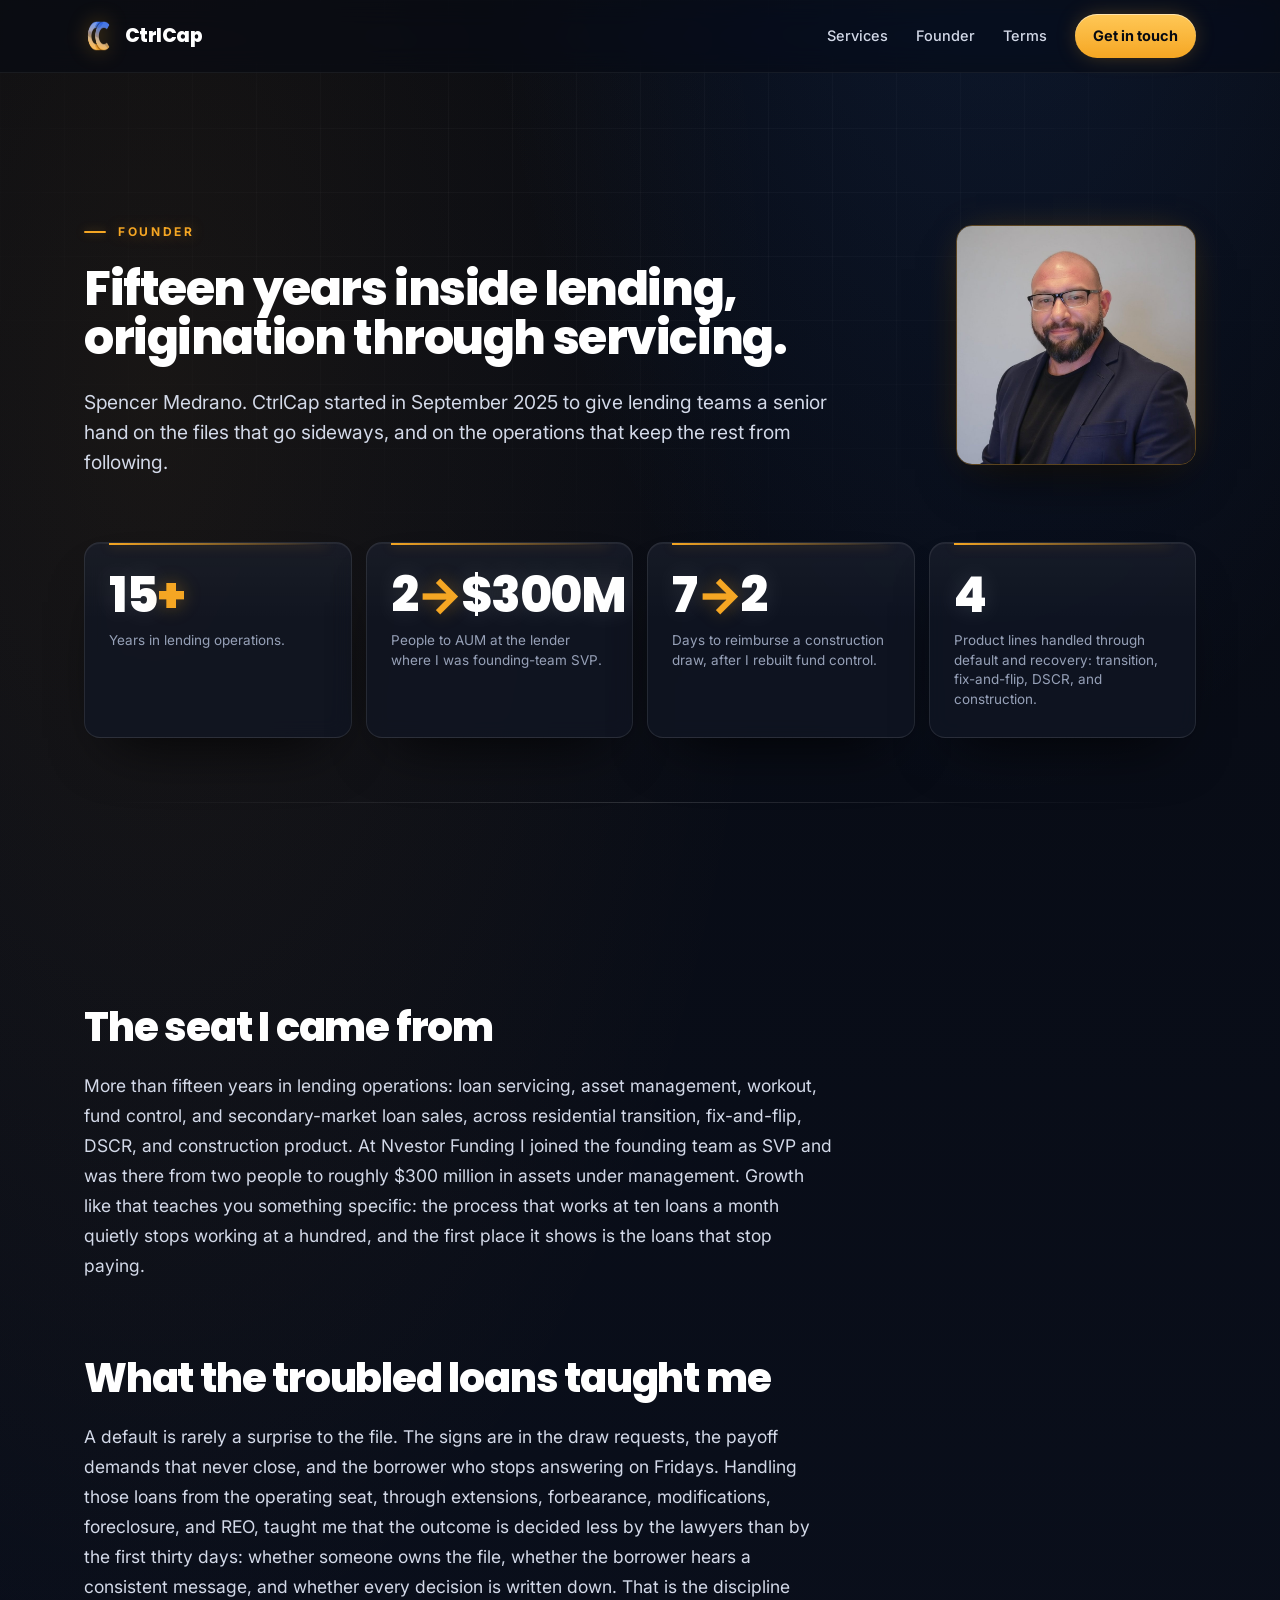
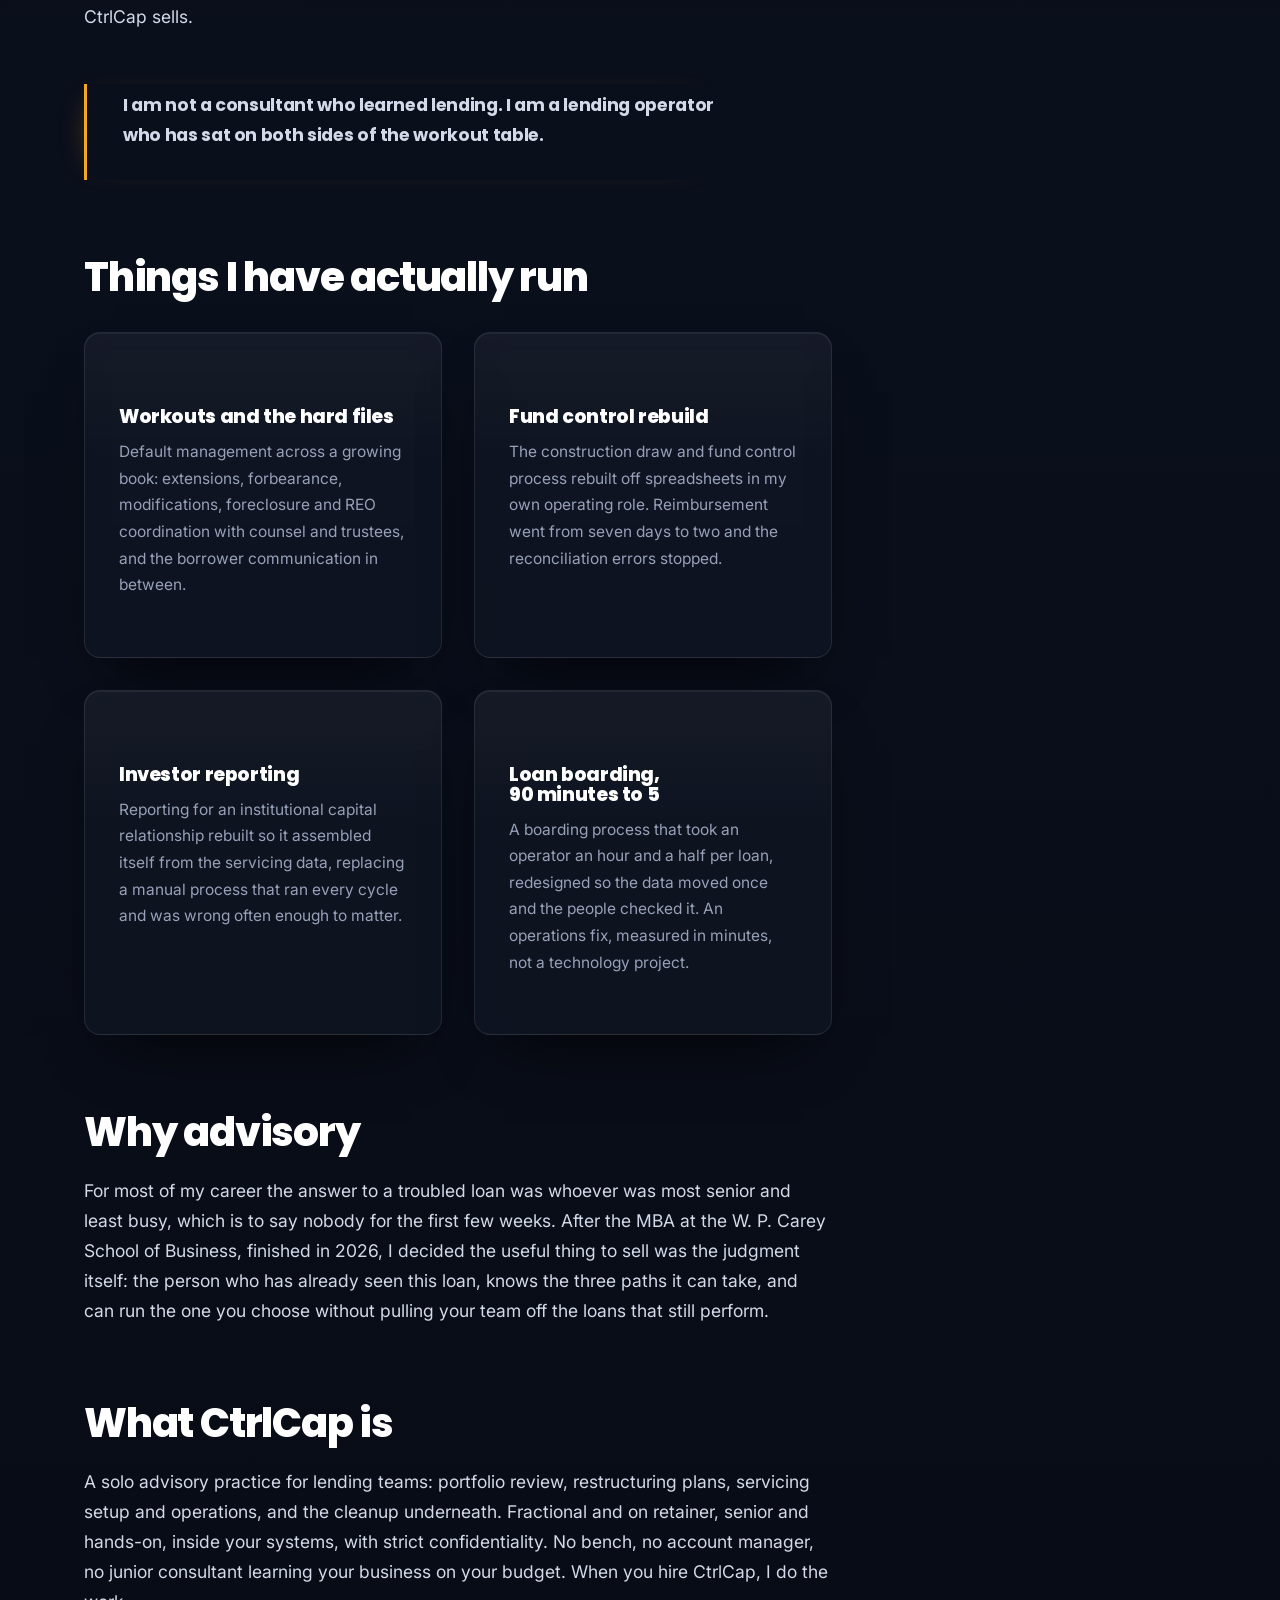
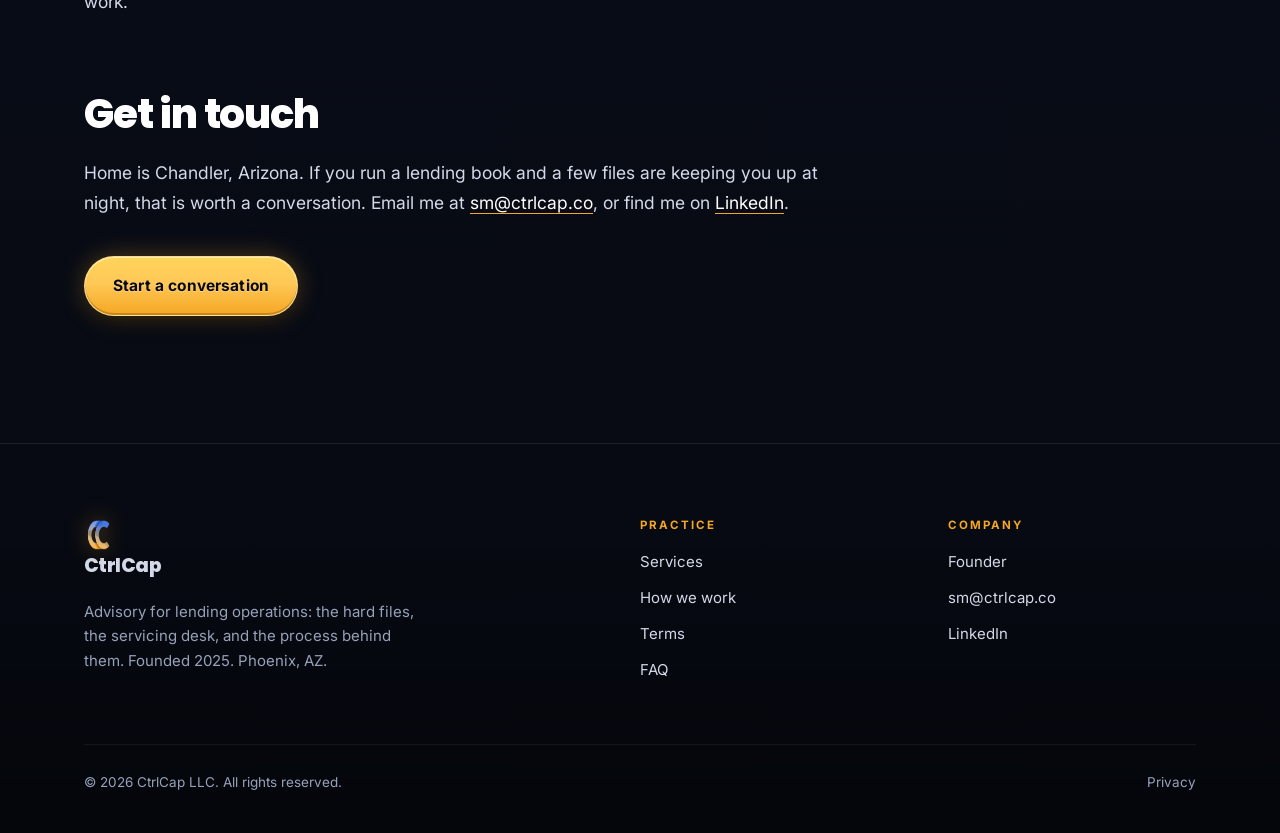
<file: founder.html>
<!doctype html>
<html lang="en">
<head>
  <meta charset="utf-8" />
  <meta name="viewport" content="width=device-width, initial-scale=1.0" />

  <title>Spencer Medrano, Founder | CtrlCap</title>
  <meta name="description" content="Spencer Medrano has spent 15 years in lending operations, origination through servicing: loan servicing, asset management, workout, fund control, and loan sales. He founded CtrlCap to advise lending teams on the hard files and the operations behind them.">
  <link rel="canonical" href="https://ctrlcap.co/founder.html">

  <link rel="icon" type="image/webp" href="/assets/cc-mark.webp">
  <link rel="icon" type="image/png" href="/assets/cc-mark-256.png">

  <meta property="og:type" content="profile" />
  <meta property="og:url" content="https://ctrlcap.co/founder.html" />
  <meta property="og:title" content="Spencer Medrano, Founder | CtrlCap" />
  <meta property="og:description" content="Founder of CtrlCap.  Fifteen years in lending operations, origination through servicing: servicing, asset management, workout, and fund control." />
  <meta property="og:image" content="https://ctrlcap.co/assets/og-founder.png" />
  <meta property="og:image:width" content="1200" />
  <meta property="og:image:height" content="630" />
  <meta name="twitter:card" content="summary_large_image" />

  <link rel="preconnect" href="https://fonts.gstatic.com" crossorigin>
  <link href="https://fonts.googleapis.com/css2?family=Inter:wght@400;500;600&family=Poppins:wght@700;800&display=swap" rel="stylesheet">
  <link rel="stylesheet" href="assets/styles.css?v=20261008" />

  <script type="application/ld+json">
  {
    "@context": "https://schema.org",
    "@type": "Person",
    "@id": "https://ctrlcap.co/founder.html#person",
    "name": "Spencer Medrano",
    "givenName": "Spencer",
    "familyName": "Medrano",
    "url": "https://ctrlcap.co/founder.html",
    "image": "https://ctrlcap.co/assets/founder.jpg",
    "email": "sm@ctrlcap.co",
    "jobTitle": "Founder",
    "description": "Founder of CtrlCap and a fifteen-year lending operator covering loan servicing, workouts, asset management, fund control, and secondary-market loan sales.",
    "worksFor": { "@type": "Organization", "name": "CtrlCap LLC", "url": "https://ctrlcap.co/" },
    "homeLocation": {
      "@type": "Place",
      "address": { "@type": "PostalAddress", "addressLocality": "Chandler", "addressRegion": "AZ", "addressCountry": "US" }
    },
    "alumniOf": {
      "@type": "CollegeOrUniversity",
      "name": "W. P. Carey School of Business, Arizona State University"
    },
    "knowsAbout": [
      "Loan workouts",
      "Default management",
      "Loan modification and forbearance",
      "Foreclosure and REO coordination",
      "Loan servicing operations",
      "Construction draw management",
      "Fund control",
      "Secondary-market loan sales",
      "DSCR lending",
      "Fix and flip lending"
    ],
    "sameAs": [
      "https://www.linkedin.com/in/spencer-medrano"
    ]
  }
  </script>
</head>
<body>
  <a class="skip-link" href="#main">Skip to content</a>

  <header class="site">
    <div class="site-bar">
      <a class="brand" href="/" aria-label="CtrlCap home">
        <img src="/assets/cc-mark.webp" alt="" width="30" height="30">
        <span>CtrlCap</span>
      </a>
      <nav class="site-nav" aria-label="Primary">
        <a href="/#what" class="nav-hide">Services</a>
        <a href="founder.html">Founder</a>
        <a href="/#pricing" class="nav-hide">Terms</a>
        <a href="/#contact" class="nav-cta">Get in touch</a>
      </nav>
    </div>
  </header>

  <main id="main">

    <section class="page-head">
      <div class="wrap">
        <div class="founder-head">
          <div>
            <span class="kicker">Founder</span>
            <h1>Fifteen years inside lending, origination through servicing.</h1>
            <p class="lede">
              Spencer Medrano.  CtrlCap started in September 2025 to give lending teams a senior hand
              on the files that go sideways, and on the operations that keep the rest from following.
            </p>
          </div>
          <div class="founder-photo">
            <img src="/assets/founder.jpg" alt="Spencer Medrano, founder of CtrlCap" width="900" height="900">
          </div>
        </div>
      </div>
    </section>

    <section class="stats" aria-label="Background at a glance">
      <div class="stats-grid">
        <div class="stat">
          <div class="stat-num">15<em>+</em></div>
          <div class="stat-label">Years in lending operations.</div>
        </div>
        <div class="stat">
          <div class="stat-num">2<em>&rarr;</em>$300M</div>
          <div class="stat-label">People to AUM at the lender where I was founding-team SVP.</div>
        </div>
        <div class="stat">
          <div class="stat-num">7<em>&rarr;</em>2</div>
          <div class="stat-label">Days to reimburse a construction draw, after I rebuilt fund control.</div>
        </div>
        <div class="stat">
          <div class="stat-num">4</div>
          <div class="stat-label">Product lines handled through default and recovery: transition, fix-and-flip, DSCR, and construction.</div>
        </div>
      </div>
    </section>

    <section>
      <div class="wrap">
        <div class="prose">

          <h2>The seat I came from</h2>
          <p>
            More than fifteen years in lending operations: loan servicing, asset management,
            workout, fund control, and secondary-market loan sales, across residential transition,
            fix-and-flip, DSCR, and construction product.  At Nvestor Funding I joined the founding team
            as SVP and was there from two people to roughly $300 million in assets under management.
            Growth like that teaches you something specific: the process that works at ten loans a month
            quietly stops working at a hundred, and the first place it shows is the loans that stop paying.
          </p>

          <h2>What the troubled loans taught me</h2>
          <p>
            A default is rarely a surprise to the file.  The signs are in the draw requests, the payoff
            demands that never close, and the borrower who stops answering on Fridays.  Handling those
            loans from the operating seat, through extensions, forbearance, modifications, foreclosure,
            and REO, taught me that the outcome is decided less by the lawyers than by the first thirty
            days: whether someone owns the file, whether the borrower hears a consistent message, and
            whether every decision is written down.  That is the discipline CtrlCap sells.
          </p>

          <div class="pull">
            <p>I am not a consultant who learned lending.  I am a lending operator who has sat on both sides of the workout table.</p>
          </div>

          <h2>Things I have actually run</h2>

          <div class="cols" style="margin: 34px 0 10px;">
            <div class="card">
              <h3>Workouts and the hard files</h3>
              <p>Default management across a growing book: extensions, forbearance, modifications, foreclosure and REO coordination with counsel and trustees, and the borrower communication in between.</p>
            </div>
            <div class="card">
              <h3>Fund control rebuild</h3>
              <p>The construction draw and fund control process rebuilt off spreadsheets in my own operating role.  Reimbursement went from seven days to two and the reconciliation errors stopped.</p>
            </div>
            <div class="card">
              <h3>Investor reporting</h3>
              <p>Reporting for an institutional capital relationship rebuilt so it assembled itself from the servicing data, replacing a manual process that ran every cycle and was wrong often enough to matter.</p>
            </div>
            <div class="card">
              <h3>Loan boarding, 90 minutes to 5</h3>
              <p>A boarding process that took an operator an hour and a half per loan, redesigned so the data moved once and the people checked it.  An operations fix, measured in minutes, not a technology project.</p>
            </div>
          </div>

          <h2>Why advisory</h2>
          <p>
            For most of my career the answer to a troubled loan was whoever was most senior and least
            busy, which is to say nobody for the first few weeks.  After the MBA at the W. P. Carey
            School of Business, finished in 2026, I decided the useful thing to sell was the judgment
            itself: the person who has already seen this loan, knows the three paths it can take, and can
            run the one you choose without pulling your team off the loans that still perform.
          </p>

          <h2>What CtrlCap is</h2>
          <p>
            A solo advisory practice for lending teams: portfolio
            review, restructuring plans, servicing setup and operations, and the
            cleanup underneath.  Fractional and on retainer, senior and hands-on, inside your
            systems, with strict confidentiality.  No bench, no account manager, no junior consultant
            learning your business on your budget.  When you hire CtrlCap, I do the work.
          </p>

          <h2>Get in touch</h2>
          <p>
            Home is Chandler, Arizona.
            If you run a lending book and a few files are keeping you up at night, that is worth
            a conversation.  Email me at <a href="mailto:sm@ctrlcap.co">sm@ctrlcap.co</a>, or find me on
            <a href="https://www.linkedin.com/in/spencer-medrano" target="_blank" rel="noopener">LinkedIn</a>.
          </p>

          <div class="btn-row" style="margin-top:38px;">
            <a class="btn btn-primary" href="/#contact">Start a conversation</a>
          </div>

        </div>
      </div>
    </section>
  </main>

  <footer class="site">
    <div class="wrap">
      <div class="foot-grid">
        <div class="foot-col foot-brand">
          <a class="brand" href="/" style="margin-bottom:18px;">
            <img src="/assets/cc-mark.webp" alt="" width="30" height="30">
            <span>CtrlCap</span>
          </a>
          <p>Advisory for lending operations: the hard files, the servicing desk, and the process behind them.  Founded 2025.  Phoenix, AZ.</p>
        </div>
        <div class="foot-col">
          <h4>Practice</h4>
          <a href="/#what">Services</a>
          <a href="/#method">How we work</a>
          <a href="/#pricing">Terms</a>
          <a href="/#faq">FAQ</a>
        </div>
        <div class="foot-col">
          <h4>Company</h4>
          <a href="founder.html">Founder</a>
          <a href="mailto:sm@ctrlcap.co">sm@ctrlcap.co</a>
          <a href="https://www.linkedin.com/in/spencer-medrano" target="_blank" rel="noopener">LinkedIn</a>
        </div>
      </div>
      <div class="foot-base">
        <span>&copy; <span id="year">2026</span> CtrlCap LLC.  All rights reserved.</span>
        <span>
          <a href="privacy.html">Privacy</a>
        </span>
      </div>
    </div>
  </footer>

  <script src="assets/main.js" defer></script>
</body>
</html>
</file>
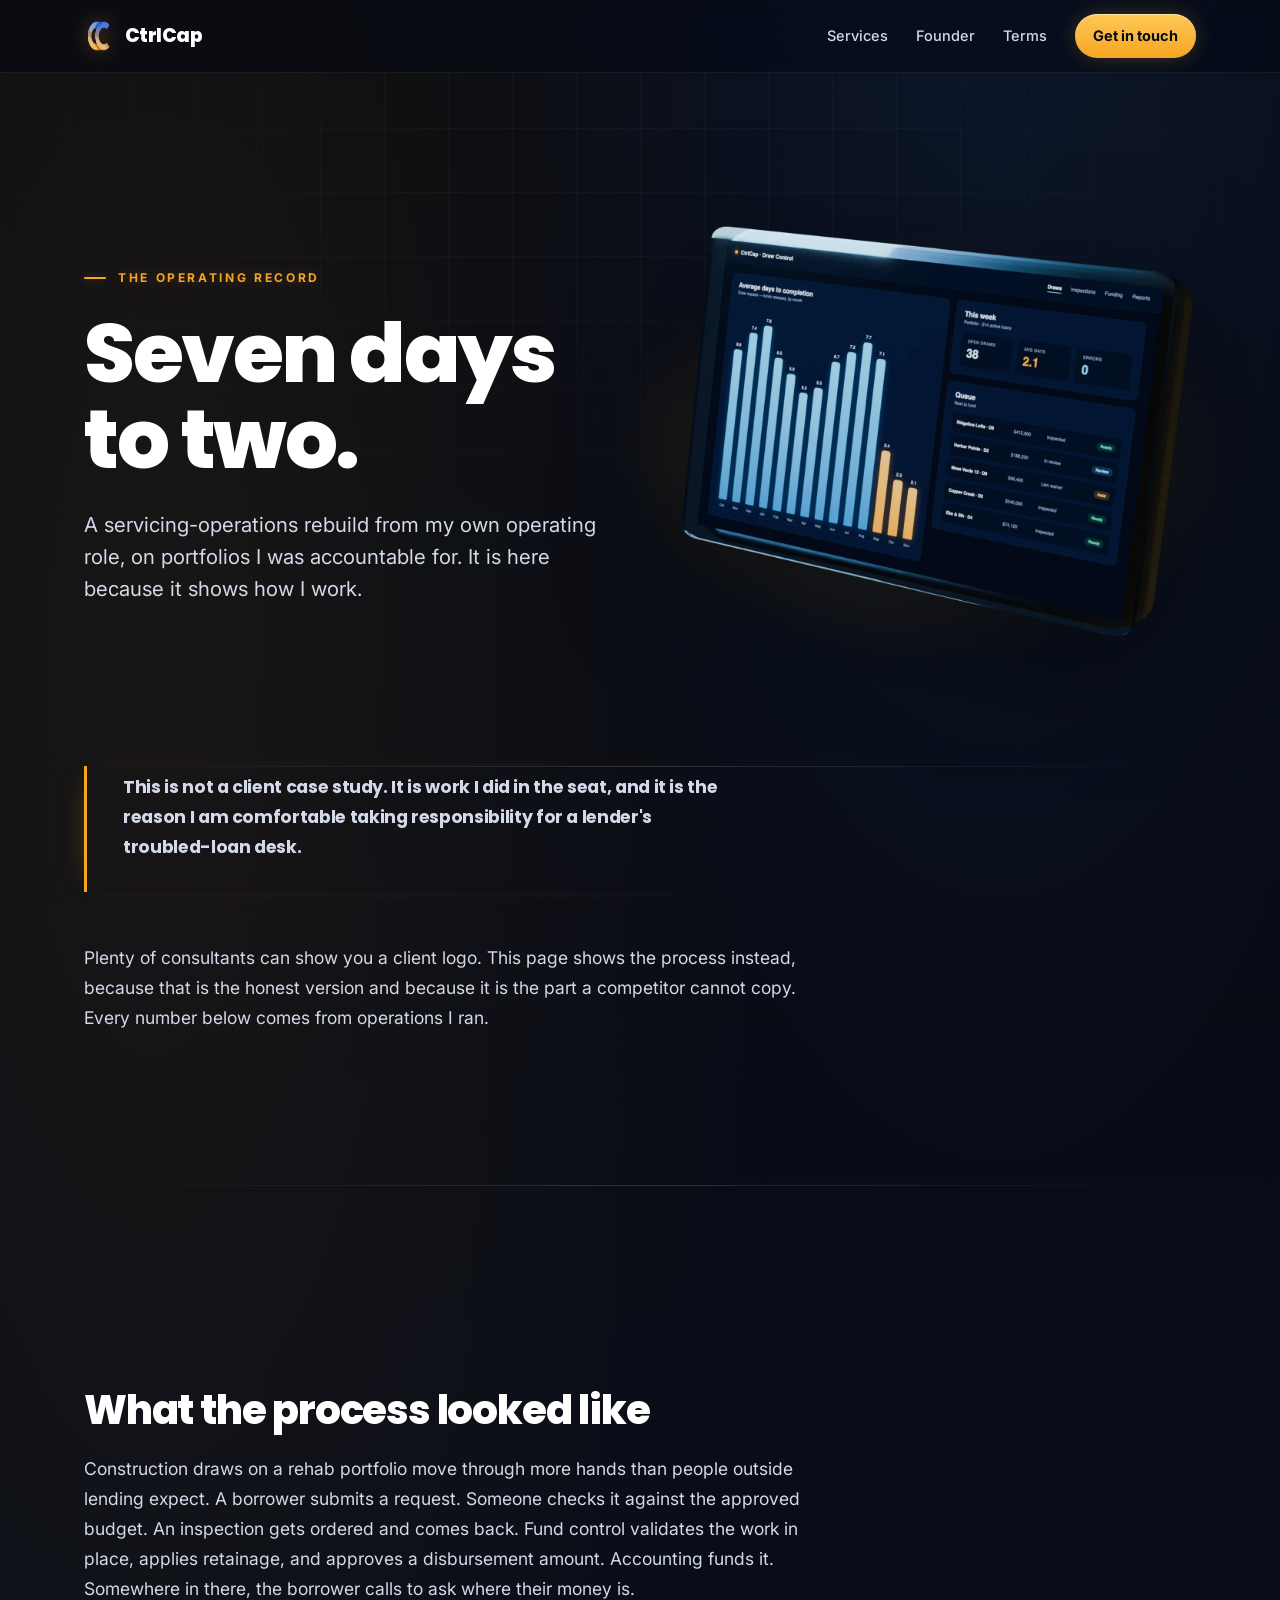
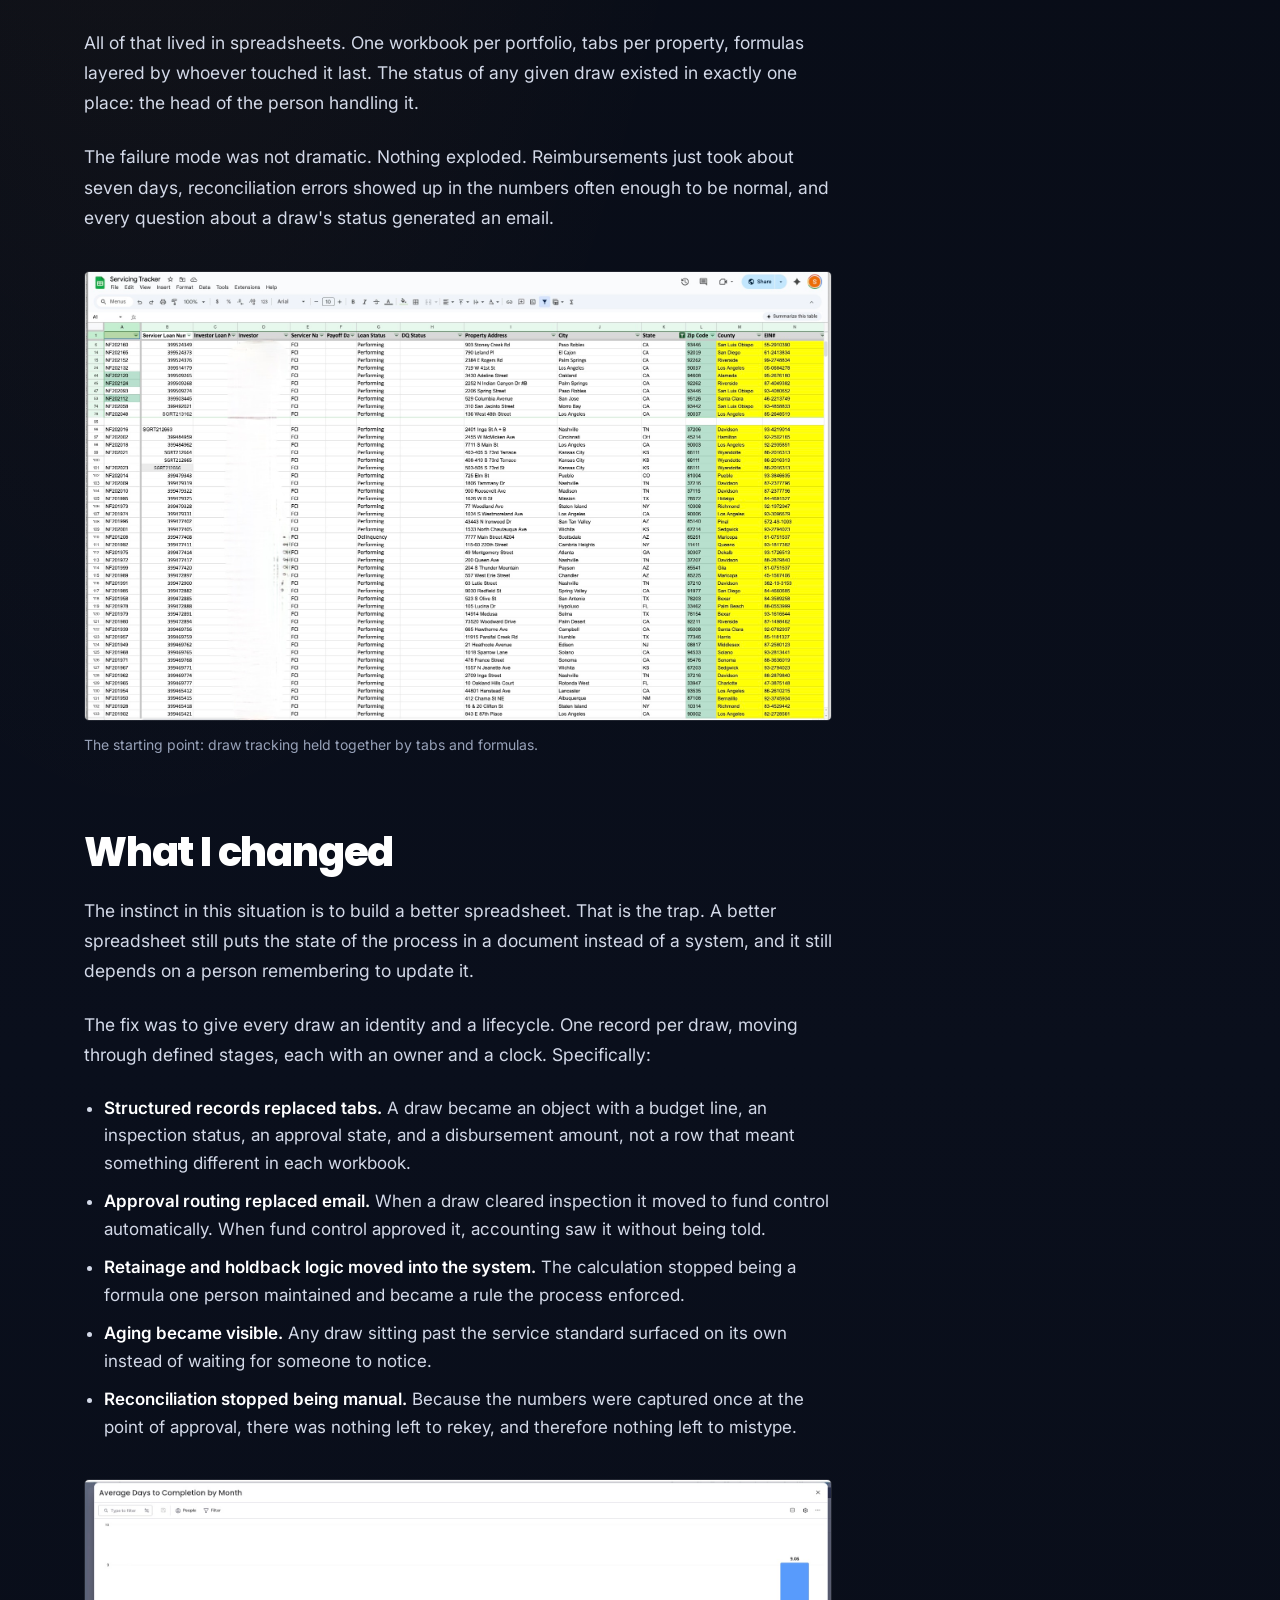
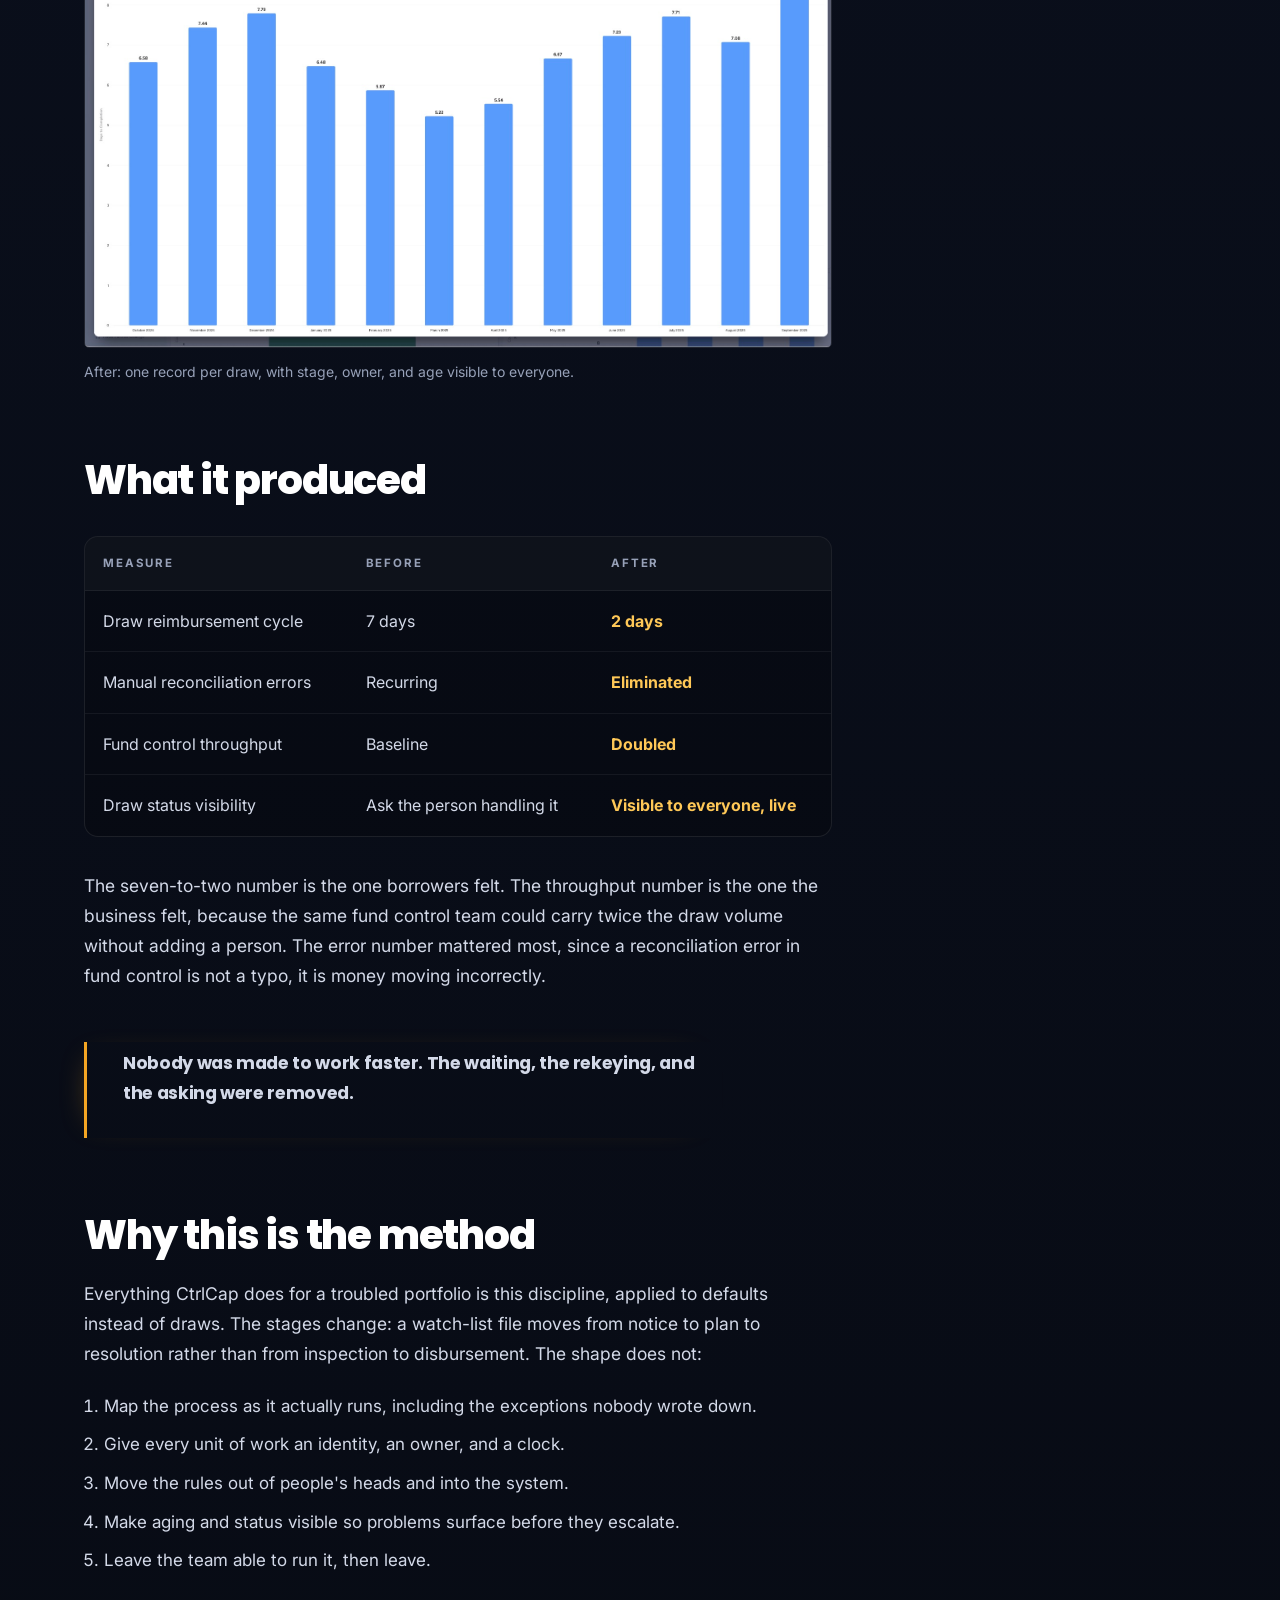
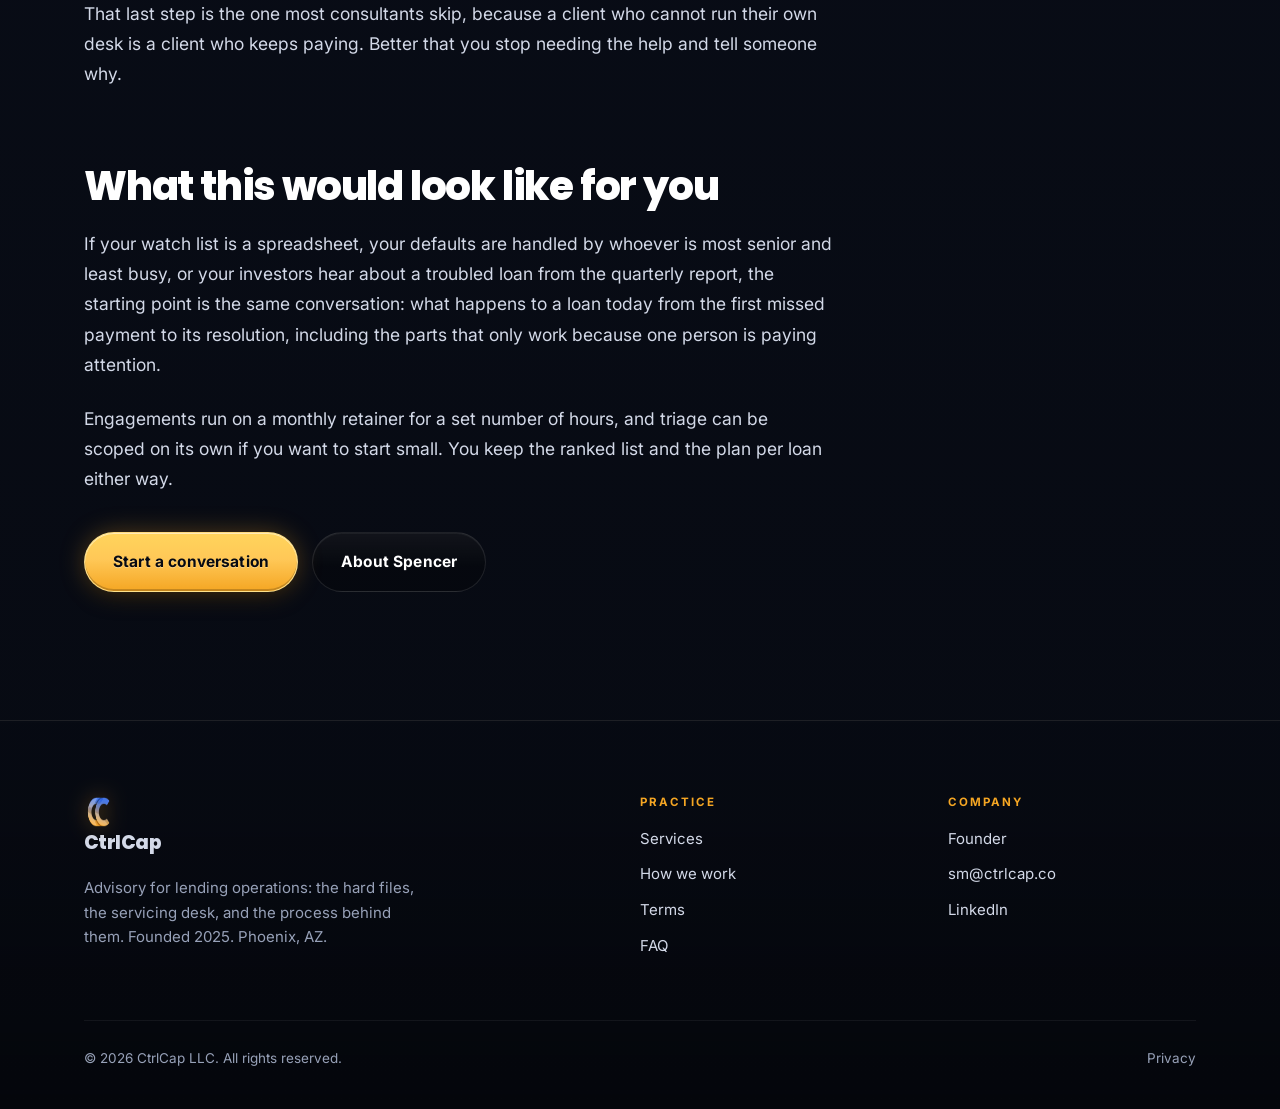
<file: method.html>
<!doctype html>
<html lang="en">
<head>
  <meta charset="utf-8" />
  <meta name="viewport" content="width=device-width, initial-scale=1.0" />

  <title>Fund Control, Rebuilt: Seven Days to Two | CtrlCap Record</title>
  <meta name="description" content="The operating record behind CtrlCap: a servicing-operations rebuild done in the founder's own role at a lender. Fund control off spreadsheets, draw reimbursement from seven days to two, reconciliation errors eliminated, throughput doubled.">
  <link rel="canonical" href="https://ctrlcap.co/method.html">

  <link rel="icon" type="image/webp" href="/assets/cc-mark.webp">
  <link rel="icon" type="image/png" href="/assets/cc-mark-256.png">

  <meta property="og:type" content="article" />
  <meta property="og:url" content="https://ctrlcap.co/method.html" />
  <meta property="og:title" content="Fund Control, Rebuilt: Seven Days to Two | CtrlCap Record" />
  <meta property="og:description" content="Seven days to two.  The servicing-operations rebuild behind CtrlCap, done in the operating seat." />
  <meta property="og:image" content="https://ctrlcap.co/assets/og-image.png" />
  <meta name="twitter:card" content="summary_large_image" />

  <link rel="preconnect" href="https://fonts.gstatic.com" crossorigin>
  <link href="https://fonts.googleapis.com/css2?family=Inter:wght@400;500;600&family=Poppins:wght@700;800&display=swap" rel="stylesheet">
  <link rel="stylesheet" href="assets/styles.css?v=20261008" />

  <script type="application/ld+json">
  {
    "@context": "https://schema.org",
    "@type": "Article",
    "headline": "Fund Control, Rebuilt: Seven Days to Two",
    "description": "The operating record behind CtrlCap: fund control and construction draws moved off spreadsheets into a structured servicing process, in the founder's own role at a lender.",
    "author": { "@type": "Person", "name": "Spencer Medrano", "@id": "https://ctrlcap.co/founder.html#person" },
    "publisher": { "@type": "Organization", "name": "CtrlCap", "@id": "https://ctrlcap.co/#org" },
    "mainEntityOfPage": "https://ctrlcap.co/method.html"
  }
  </script>
</head>
<body>
  <a class="skip-link" href="#main">Skip to content</a>

  <header class="site">
    <div class="site-bar">
      <a class="brand" href="/" aria-label="CtrlCap home">
        <img src="/assets/cc-mark.webp" alt="" width="30" height="30">
        <span>CtrlCap</span>
      </a>
      <nav class="site-nav" aria-label="Primary">
        <a href="/#what" class="nav-hide">Services</a>
        <a href="founder.html">Founder</a>
        <a href="/#pricing" class="nav-hide">Terms</a>
        <a href="/#contact" class="nav-cta">Get in touch</a>
      </nav>
    </div>
  </header>

  <main id="main">

    <section class="page-head page-head--device">
      <div class="wrap">
        <div class="page-head-copy">
          <span class="kicker">The operating record</span>
          <h1>Seven days to two.</h1>
          <p class="lede">
            A servicing-operations rebuild from my own operating role, on portfolios I was accountable for.
            It is here because it shows how I work.
          </p>
        </div>
        <figure class="device-shot" aria-hidden="true">
          <img src="/assets/method-device.webp" alt="" width="1400" height="1138" loading="eager" decoding="async">
        </figure>
      </div>
    </section>

    <section style="padding-top:0;">
      <div class="wrap">
        <div class="prose">
          <div class="pull">
            <p>This is not a client case study.  It is work I did in the seat, and it is the reason I am comfortable taking responsibility for a lender's troubled-loan desk.</p>
          </div>
          <p>
            Plenty of consultants can show you a client logo.  This page shows the process instead, because
            that is the honest version and because it is the part a competitor cannot copy.  Every number
            below comes from operations I ran.
          </p>
        </div>
      </div>
    </section>

    <section>
      <div class="wrap">
        <div class="prose">

          <h2>What the process looked like</h2>
          <p>
            Construction draws on a rehab portfolio move through more hands than people outside lending
            expect.  A borrower submits a request.  Someone checks it against the approved budget.  An
            inspection gets ordered and comes back.  Fund control validates the work in place, applies
            retainage, and approves a disbursement amount.  Accounting funds it.  Somewhere in there, the
            borrower calls to ask where their money is.
          </p>
          <p>
            All of that lived in spreadsheets.  One workbook per portfolio, tabs per property, formulas
            layered by whoever touched it last.  The status of any given draw existed in exactly one place:
            the head of the person handling it.
          </p>
          <p>
            The failure mode was not dramatic.  Nothing exploded.  Reimbursements just took about seven days,
            reconciliation errors showed up in the numbers often enough to be normal, and every question
            about a draw's status generated an email.
          </p>

          <figure style="margin:38px 0;">
            <img src="/assets/case-context.jpeg" alt="Spreadsheet-based construction draw tracking before the rebuild" width="1200" height="750" loading="lazy" style="border-radius:5px; border:1px solid var(--line);">
            <figcaption class="small" style="margin-top:12px;">The starting point: draw tracking held together by tabs and formulas.</figcaption>
          </figure>

          <h2>What I changed</h2>
          <p>
            The instinct in this situation is to build a better spreadsheet.  That is the trap.  A better
            spreadsheet still puts the state of the process in a document instead of a system, and it still
            depends on a person remembering to update it.
          </p>
          <p>
            The fix was to give every draw an identity and a lifecycle.  One record per draw, moving through
            defined stages, each with an owner and a clock.  Specifically:
          </p>
          <ul>
            <li><strong>Structured records replaced tabs.</strong>  A draw became an object with a budget line, an inspection status, an approval state, and a disbursement amount, not a row that meant something different in each workbook.</li>
            <li><strong>Approval routing replaced email.</strong>  When a draw cleared inspection it moved to fund control automatically.  When fund control approved it, accounting saw it without being told.</li>
            <li><strong>Retainage and holdback logic moved into the system.</strong>  The calculation stopped being a formula one person maintained and became a rule the process enforced.</li>
            <li><strong>Aging became visible.</strong>  Any draw sitting past the service standard surfaced on its own instead of waiting for someone to notice.</li>
            <li><strong>Reconciliation stopped being manual.</strong>  Because the numbers were captured once at the point of approval, there was nothing left to rekey, and therefore nothing left to mistype.</li>
          </ul>

          <figure style="margin:38px 0;">
            <img src="/assets/case-solution.jpeg" alt="Structured draw queue with approval routing after the rebuild" width="1200" height="750" loading="lazy" style="border-radius:5px; border:1px solid var(--line);">
            <figcaption class="small" style="margin-top:12px;">After: one record per draw, with stage, owner, and age visible to everyone.</figcaption>
          </figure>

          <h2>What it produced</h2>

          <table class="results">
            <thead>
              <tr>
                <th scope="col">Measure</th>
                <th scope="col">Before</th>
                <th scope="col">After</th>
              </tr>
            </thead>
            <tbody>
              <tr>
                <td>Draw reimbursement cycle</td>
                <td>7 days</td>
                <td class="after">2 days</td>
              </tr>
              <tr>
                <td>Manual reconciliation errors</td>
                <td>Recurring</td>
                <td class="after">Eliminated</td>
              </tr>
              <tr>
                <td>Fund control throughput</td>
                <td>Baseline</td>
                <td class="after">Doubled</td>
              </tr>
              <tr>
                <td>Draw status visibility</td>
                <td>Ask the person handling it</td>
                <td class="after">Visible to everyone, live</td>
              </tr>
            </tbody>
          </table>

          <p>
            The seven-to-two number is the one borrowers felt.  The throughput number is the one the
            business felt, because the same fund control team could carry twice the draw volume without
            adding a person.  The error number mattered most, since a reconciliation error in fund control
            is not a typo, it is money moving incorrectly.
          </p>

          <div class="pull">
            <p>Nobody was made to work faster.  The waiting, the rekeying, and the asking were removed.</p>
          </div>

          <h2>Why this is the method</h2>
          <p>
            Everything CtrlCap does for a troubled portfolio is this discipline, applied to defaults instead
            of draws.  The stages change: a watch-list file moves from notice to plan to resolution rather
            than from inspection to disbursement.  The shape does not:
          </p>
          <ol>
            <li>Map the process as it actually runs, including the exceptions nobody wrote down.</li>
            <li>Give every unit of work an identity, an owner, and a clock.</li>
            <li>Move the rules out of people's heads and into the system.</li>
            <li>Make aging and status visible so problems surface before they escalate.</li>
            <li>Leave the team able to run it, then leave.</li>
          </ol>
          <p>
            That last step is the one most consultants skip, because a client who cannot run their own
            desk is a client who keeps paying.  Better that you stop needing the help and tell someone why.
          </p>

          <h2>What this would look like for you</h2>
          <p>
            If your watch list is a spreadsheet, your defaults are handled by whoever is most senior and
            least busy, or your investors hear about a troubled loan from the quarterly report, the starting
            point is the same conversation: what happens to a loan today from the first missed payment to
            its resolution, including the parts that only work because one person is paying attention.
          </p>
          <p>
            Engagements run on a monthly retainer for a set number of hours, and triage can be scoped on its
            own if you want to start small.  You keep the ranked list and the plan per loan either way.
          </p>

          <div class="btn-row" style="margin-top:38px;">
            <a class="btn btn-primary" href="/#contact">Start a conversation</a>
            <a class="btn btn-ghost" href="founder.html">About Spencer</a>
          </div>

        </div>
      </div>
    </section>
  </main>

  <footer class="site">
    <div class="wrap">
      <div class="foot-grid">
        <div class="foot-col foot-brand">
          <a class="brand" href="/" style="margin-bottom:18px;">
            <img src="/assets/cc-mark.webp" alt="" width="30" height="30">
            <span>CtrlCap</span>
          </a>
          <p>Advisory for lending operations: the hard files, the servicing desk, and the process behind them.  Founded 2025.  Phoenix, AZ.</p>
        </div>
        <div class="foot-col">
          <h4>Practice</h4>
          <a href="/#what">Services</a>
          <a href="/#method">How we work</a>
          <a href="/#pricing">Terms</a>
          <a href="/#faq">FAQ</a>
        </div>
        <div class="foot-col">
          <h4>Company</h4>
          <a href="founder.html">Founder</a>
          <a href="mailto:sm@ctrlcap.co">sm@ctrlcap.co</a>
          <a href="https://www.linkedin.com/in/spencer-medrano" target="_blank" rel="noopener">LinkedIn</a>
        </div>
      </div>
      <div class="foot-base">
        <span>&copy; <span id="year">2026</span> CtrlCap LLC.  All rights reserved.</span>
        <span>
          <a href="privacy.html">Privacy</a>
        </span>
      </div>
    </div>
  </footer>

  <script src="assets/main.js" defer></script>
</body>
</html>
</file>
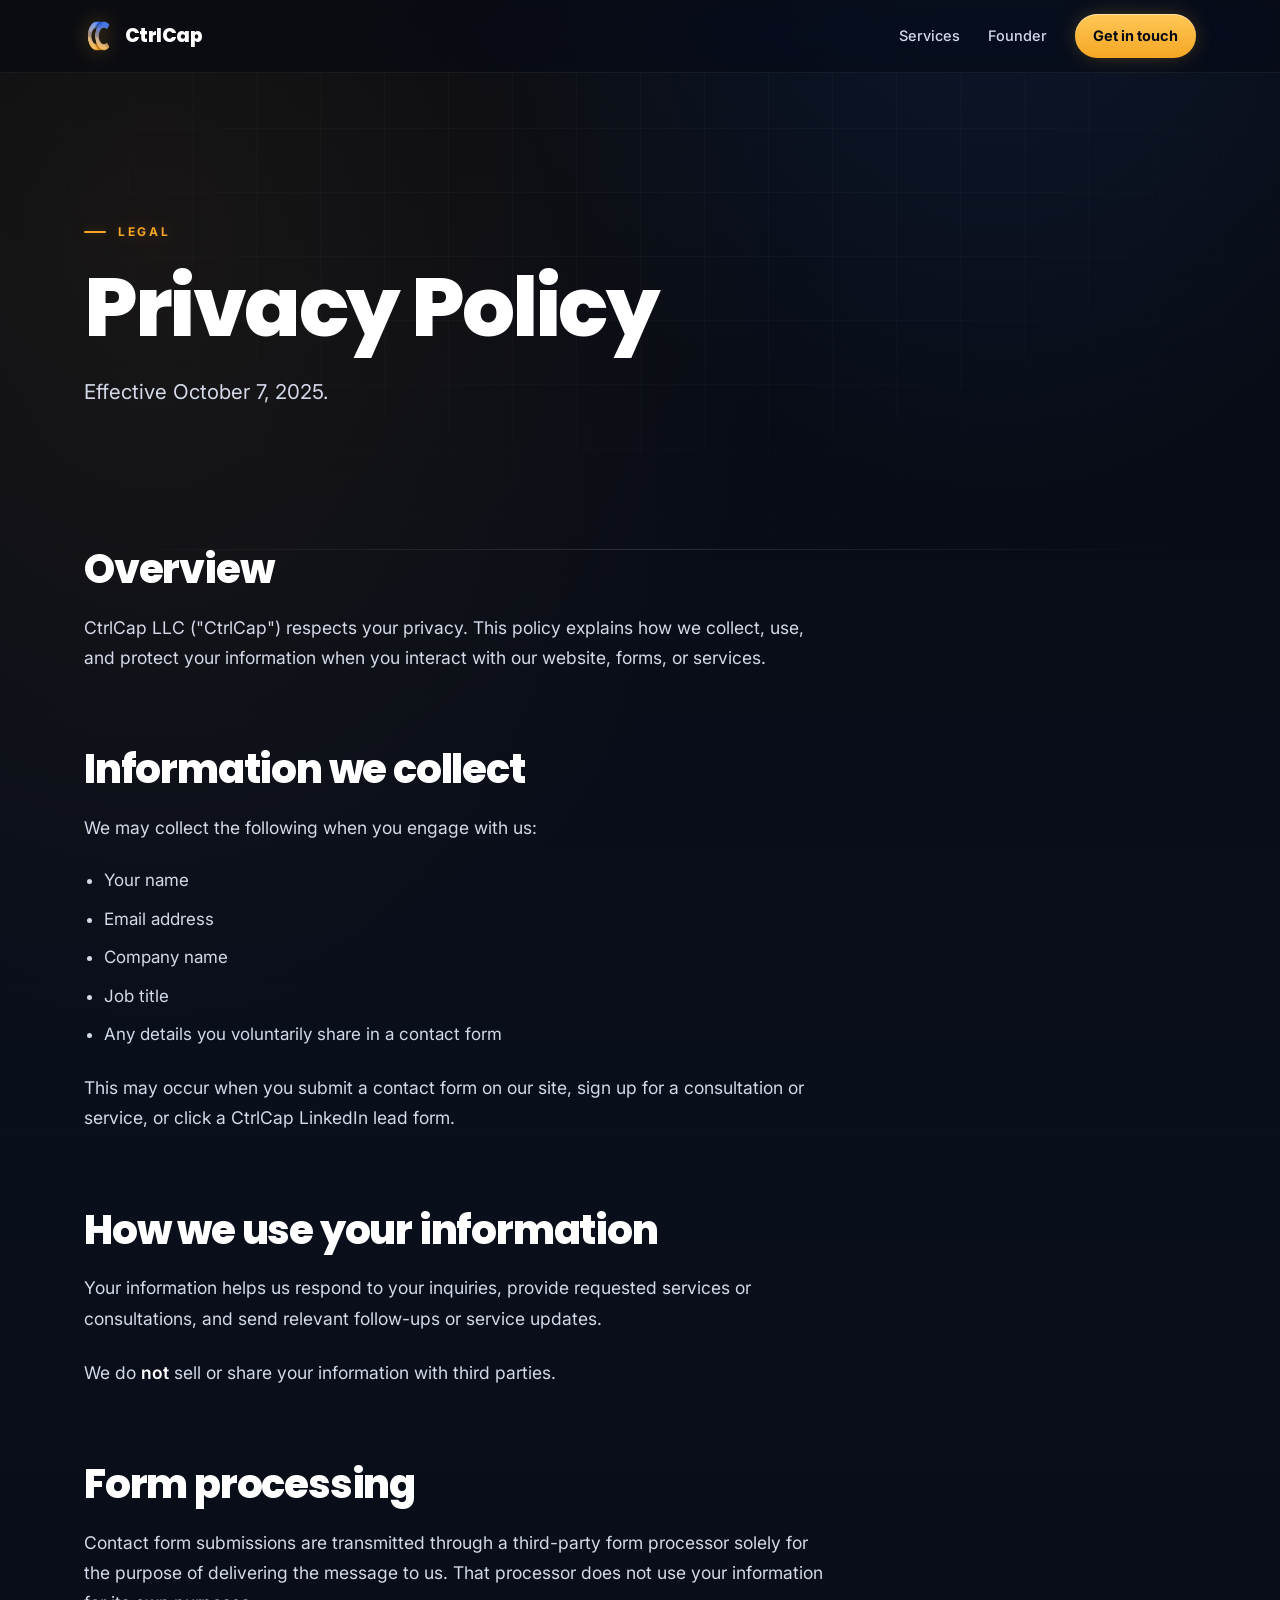
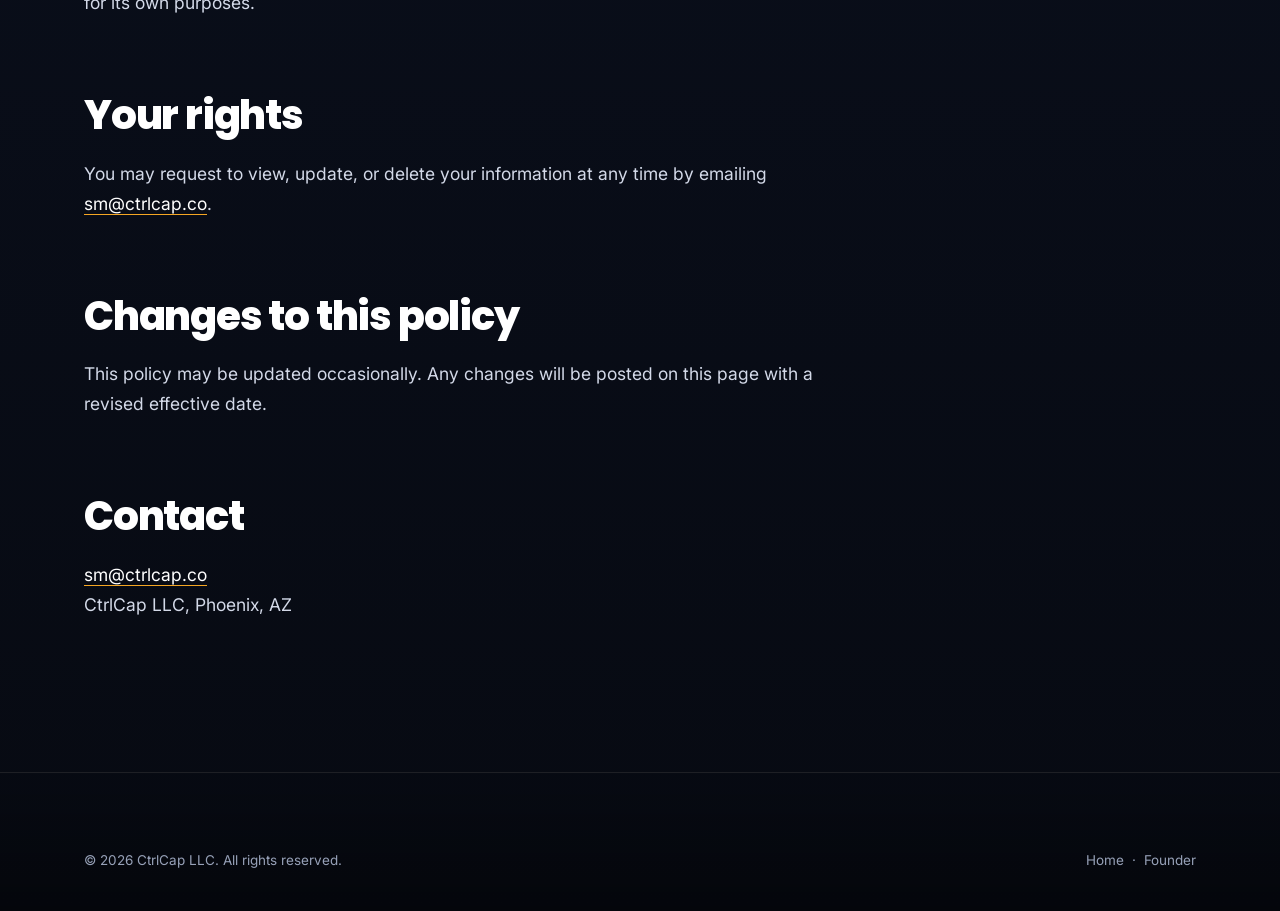
<file: privacy.html>
<!doctype html>
<html lang="en">
<head>
  <meta charset="utf-8" />
  <meta name="viewport" content="width=device-width, initial-scale=1.0" />

  <title>Privacy Policy | CtrlCap</title>
  <meta name="description" content="How CtrlCap LLC collects, uses, and protects information submitted through ctrlcap.co.">
  <link rel="canonical" href="https://ctrlcap.co/privacy.html">
  <meta name="robots" content="noindex, follow">

  <link rel="icon" type="image/webp" href="/assets/cc-mark.webp">
  <link rel="icon" type="image/png" href="/assets/cc-mark-256.png">

  <link rel="preconnect" href="https://fonts.gstatic.com" crossorigin>
  <link href="https://fonts.googleapis.com/css2?family=Inter:wght@400;500;600&family=Poppins:wght@700;800&display=swap" rel="stylesheet">
  <link rel="stylesheet" href="assets/styles.css?v=20261008" />
</head>
<body>
  <a class="skip-link" href="#main">Skip to content</a>

  <header class="site">
    <div class="site-bar">
      <a class="brand" href="/" aria-label="CtrlCap home">
        <img src="/assets/cc-mark.webp" alt="" width="30" height="30">
        <span>CtrlCap</span>
      </a>
      <nav class="site-nav" aria-label="Primary">
        <a href="/#what" class="nav-hide">Services</a>
        <a href="founder.html">Founder</a>
        <a href="/#contact" class="nav-cta">Get in touch</a>
      </nav>
    </div>
  </header>

  <main id="main">
    <section class="page-head">
      <div class="wrap">
        <span class="kicker">Legal</span>
        <h1>Privacy Policy</h1>
        <p class="lede">Effective October 7, 2025.</p>
      </div>
    </section>

    <section style="padding-top:0;">
      <div class="wrap">
        <div class="prose">

          <h2>Overview</h2>
          <p>CtrlCap LLC ("CtrlCap") respects your privacy.  This policy explains how we collect, use, and protect your information when you interact with our website, forms, or services.</p>

          <h2>Information we collect</h2>
          <p>We may collect the following when you engage with us:</p>
          <ul>
            <li>Your name</li>
            <li>Email address</li>
            <li>Company name</li>
            <li>Job title</li>
            <li>Any details you voluntarily share in a contact form</li>
          </ul>
          <p>This may occur when you submit a contact form on our site, sign up for a consultation or service, or click a CtrlCap LinkedIn lead form.</p>

          <h2>How we use your information</h2>
          <p>Your information helps us respond to your inquiries, provide requested services or consultations, and send relevant follow-ups or service updates.</p>
          <p>We do <strong>not</strong> sell or share your information with third parties.</p>

          <h2>Form processing</h2>
          <p>Contact form submissions are transmitted through a third-party form processor solely for the purpose of delivering the message to us.  That processor does not use your information for its own purposes.</p>

          <h2>Your rights</h2>
          <p>You may request to view, update, or delete your information at any time by emailing <a href="mailto:sm@ctrlcap.co">sm@ctrlcap.co</a>.</p>

          <h2>Changes to this policy</h2>
          <p>This policy may be updated occasionally.  Any changes will be posted on this page with a revised effective date.</p>

          <h2>Contact</h2>
          <p>
            <a href="mailto:sm@ctrlcap.co">sm@ctrlcap.co</a><br>
            CtrlCap LLC, Phoenix, AZ
          </p>

        </div>
      </div>
    </section>
  </main>

  <footer class="site">
    <div class="wrap">
      <div class="foot-base" style="border-top:0; padding-top:0;">
        <span>&copy; <span id="year">2026</span> CtrlCap LLC.  All rights reserved.</span>
        <span>
          <a href="/">Home</a>
          &nbsp;&middot;&nbsp;
          <a href="founder.html">Founder</a>
        </span>
      </div>
    </div>
  </footer>

  <script src="assets/main.js" defer></script>
</body>
</html>
</file>
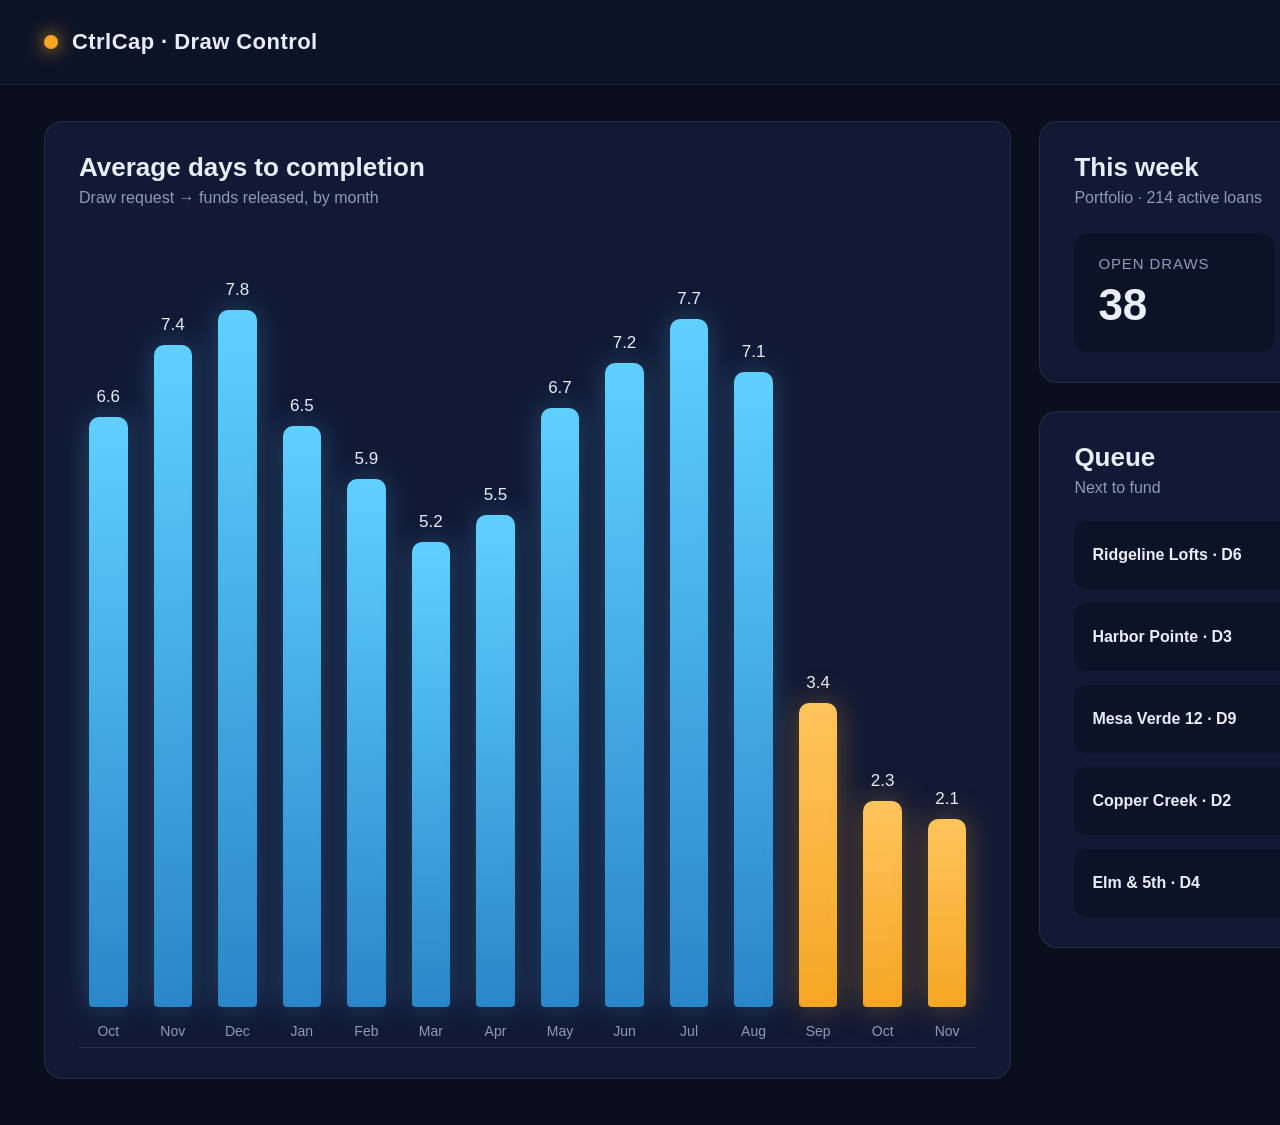
<file: tools/blender/screen.html>
<!doctype html><meta charset="utf-8">
<style>
  html,body{margin:0;width:1800px;height:1125px;background:#0a0f1e;color:#e8eefc;font-family:-apple-system,"Inter",Helvetica,Arial,sans-serif;overflow:hidden}
  .top{height:84px;display:flex;align-items:center;justify-content:space-between;padding:0 44px;border-bottom:1px solid rgba(255,255,255,.08);background:#0d1327}
  .brand{display:flex;align-items:center;gap:14px;font-weight:700;font-size:22px;letter-spacing:.02em}
  .brand i{width:14px;height:14px;border-radius:50%;background:#f5a623;box-shadow:0 0 18px #f5a623}
  .tabs{display:flex;gap:34px;font-size:18px;color:#8d9ab8}.tabs b{color:#fff;font-weight:600;border-bottom:2px solid #5fd0ff;padding-bottom:6px}
  .grid{display:grid;grid-template-columns:1.35fr 1fr;gap:28px;padding:36px 44px;align-items:stretch}
  .card{background:#111935;border:1px solid rgba(255,255,255,.08);border-radius:18px;padding:30px 34px}
  .card h2{margin:0 0 6px;font-size:26px;font-weight:600}.card small{color:#8d9ab8;font-size:16px}
  .kpis{display:grid;grid-template-columns:repeat(3,1fr);gap:22px;margin-top:26px}
  .kpi{background:#0d1327;border-radius:14px;padding:22px 24px}
  .kpi span{display:block;color:#8d9ab8;font-size:15px;letter-spacing:.06em;text-transform:uppercase}
  .kpi b{display:block;font-size:44px;font-weight:700;margin-top:8px}.kpi b.a{color:#f5a623}.kpi b.c{color:#5fd0ff}
  .chart{display:flex;align-items:flex-end;gap:26px;height:760px;margin-top:40px;padding:0 10px 40px;border-bottom:1px solid rgba(255,255,255,.1);position:relative}
  .bar{flex:1;display:flex;flex-direction:column;align-items:center;justify-content:flex-end;height:100%}
  .bar i{width:100%;border-radius:10px 10px 4px 4px;background:linear-gradient(180deg,#5fd0ff,#2a86c9);box-shadow:0 0 30px rgba(95,208,255,.25)}
  .bar.a i{background:linear-gradient(180deg,#ffc45c,#f5a623);box-shadow:0 0 32px rgba(245,166,35,.35)}
  .bar em{font-style:normal;font-size:17px;margin-bottom:10px;color:#e8eefc}
  .bar u{text-decoration:none;position:absolute;bottom:-32px;font-size:14px;color:#8d9ab8}
  .rows{margin-top:24px;display:flex;flex-direction:column;gap:14px}
  .row{display:grid;grid-template-columns:1.6fr .9fr 1.1fr .7fr;align-items:center;white-space:nowrap;background:#0d1327;border-radius:12px;padding:20px 18px;font-size:16px}
  .row s{text-decoration:none;color:#8d9ab8}.row .st{justify-self:end;padding:6px 14px;border-radius:999px;font-size:14px;font-weight:600}
  .ok{background:rgba(52,199,123,.18);color:#5be0a0}.wa{background:rgba(245,166,35,.2);color:#ffc45c}.rv{background:rgba(95,208,255,.18);color:#8fe0ff}
</style>
<div class="top"><div class="brand"><i></i>CtrlCap · Draw Control</div><div class="tabs"><b>Draws</b><span>Inspections</span><span>Funding</span><span>Reports</span></div></div>
<div class="grid">
  <div class="card">
    <h2>Average days to completion</h2><small>Draw request → funds released, by month</small>
    <div class="chart" id="c"></div>
  </div>
  <div>
    <div class="card"><h2>This week</h2><small>Portfolio · 214 active loans</small>
      <div class="kpis"><div class="kpi"><span>Open draws</span><b>38</b></div><div class="kpi"><span>Avg days</span><b class="a">2.1</b></div><div class="kpi"><span>Errors</span><b class="c">0</b></div></div>
    </div>
    <div class="card" style="margin-top:28px"><h2>Queue</h2><small>Next to fund</small>
      <div class="rows" id="r"></div>
    </div>
  </div>
</div>
<script>
const d=[["Oct",6.6],["Nov",7.4],["Dec",7.8],["Jan",6.5],["Feb",5.9],["Mar",5.2],["Apr",5.5],["May",6.7],["Jun",7.2],["Jul",7.7],["Aug",7.1],["Sep",3.4],["Oct",2.3],["Nov",2.1]];
document.getElementById('c').innerHTML=d.map(([m,v],i)=>`<div class="bar ${i>10?'a':''}" style="position:relative"><em>${v.toFixed(1)}</em><i style="height:${v/8.5*100}%"></i><u>${m}</u></div>`).join('');
const q=[["Ridgeline Lofts · D6","$412,900","Inspected","ok","Ready"],["Harbor Pointe · D3","$188,250","In review","rv","Review"],["Mesa Verde 12 · D9","$96,400","Lien waiver","wa","Hold"],["Copper Creek · D2","$540,000","Inspected","ok","Ready"],["Elm & 5th · D4","$74,120","Inspected","ok","Ready"]];
document.getElementById('r').innerHTML=q.map(x=>`<div class="row"><b>${x[0]}</b><s>${x[1]}</s><s>${x[2]}</s><span class="st ${x[3]}">${x[4]}</span></div>`).join('');
</script>
</file>
<file: assets/styles.css>
/* ============================================================
   CtrlCap  |  v2 design system — "lit operations"
   Rebuilt September 2026.  Dark navy, amber as light, glass
   surfaces, one animated product visual above the fold.
   ============================================================ */

:root {
  --navy:      #070a12;
  --navy-2:    #0d1220;
  --navy-3:    #121a2b;
  --line:      rgba(255,255,255,0.10);
  --line-soft: rgba(255,255,255,0.06);
  --blue:      #3b82f6;
  --cyan:      #5fd0ff;
  --gold:      #f5a623;
  --gold-2:    #ffc857;
  --gold-glow: rgba(245,166,35,0.35);
  --green:     #4ade80;
  --white:     #ffffff;
  --muted:     #97a1b8;
  --muted-2:   #d3d9e8;

  --glass: linear-gradient(180deg, rgba(255,255,255,0.045), rgba(255,255,255,0.012) 40%), rgba(13,18,32,0.72);
  --glass-line: rgba(255,255,255,0.09);
  --shadow: 0 30px 60px -30px rgba(0,0,0,0.9);

  --measure: 62ch;
  --gutter: clamp(20px, 5vw, 80px);
  --max: 1240px;

  --step-hero: clamp(40px, 5.6vw, 76px);
  --step-h2:   clamp(28px, 3.6vw, 46px);
  --step-h3:   clamp(21px, 2.2vw, 27px);
  --step-lede: clamp(17px, 1.6vw, 21px);
  --step-body: 17px;
  --step-kicker: 12px;

  --font-body: 'Inter', system-ui, -apple-system, sans-serif;
  --font-display: 'Poppins', 'Inter', system-ui, sans-serif;
}

*, *::before, *::after { box-sizing: border-box; }

html { scroll-behavior: smooth; }
@media (prefers-reduced-motion: reduce) {
  html { scroll-behavior: auto; }
  *, *::before, *::after { animation-duration: .01ms !important; transition-duration: .01ms !important; }
}

/* ---------- Ground: layered light, faint grid ---------- */

body {
  margin: 0;
  background-color: var(--navy);
  background-image:
    radial-gradient(60% 40% at 78% -8%, rgba(59,130,246,0.14), transparent 70%),
    radial-gradient(70% 45% at 12% 10%, rgba(245,166,35,0.07), transparent 70%),
    linear-gradient(180deg, #070a12 0%, #0a0f1c 45%, #070a12 100%);
  color: var(--white);
  font-family: var(--font-body);
  font-size: var(--step-body);
  line-height: 1.65;
  -webkit-font-smoothing: antialiased;
  overflow-x: hidden;
  position: relative;
}
body::before {
  content: '';
  position: fixed; inset: 0; z-index: 0; pointer-events: none;
  background-image:
    linear-gradient(rgba(255,255,255,0.028) 1px, transparent 1px),
    linear-gradient(90deg, rgba(255,255,255,0.028) 1px, transparent 1px);
  background-size: 64px 64px;
  mask-image: radial-gradient(80% 60% at 50% 20%, #000 20%, transparent 80%);
  -webkit-mask-image: radial-gradient(80% 60% at 50% 20%, #000 20%, transparent 80%);
}
body > * { position: relative; z-index: 1; }

h1, h2, h3, h4 {
  font-family: var(--font-display);
  font-weight: 800;
  letter-spacing: -0.03em;
  line-height: 1.04;
  margin: 0;
  text-wrap: balance;
}

p { margin: 0; color: var(--muted-2); }
a { color: inherit; }
img, video { max-width: 100%; height: auto; display: block; }
::selection { background: var(--gold); color: var(--navy); }
:focus-visible { outline: 2px solid var(--gold); outline-offset: 3px; border-radius: 3px; }

.skip-link {
  position: absolute; left: -9999px; top: 0; z-index: 9999;
  background: var(--gold); color: var(--navy);
  padding: 12px 20px; font-weight: 700; text-decoration: none;
}
.skip-link:focus { left: 12px; top: 12px; }

/* ---------- Layout primitives ---------- */

.wrap { max-width: var(--max); margin: 0 auto; padding-left: var(--gutter); padding-right: var(--gutter); }

section { padding: clamp(72px, 10vw, 150px) 0; position: relative; }
section + section::before {
  content: ''; position: absolute; left: 50%; top: 0; transform: translateX(-50%);
  width: min(1100px, 90%); height: 1px;
  background: linear-gradient(90deg, transparent, rgba(255,255,255,0.14), transparent);
}

.kicker {
  font-size: var(--step-kicker); font-weight: 700; letter-spacing: 0.22em; text-transform: uppercase;
  color: var(--gold); margin: 0 0 22px; display: inline-flex; align-items: center; gap: 12px;
  text-shadow: 0 0 14px var(--gold-glow);
}
.kicker::before { content: ''; width: 22px; height: 2px; background: var(--gold); box-shadow: 0 0 10px var(--gold-glow); border-radius: 2px; }
.kicker--muted { color: var(--muted); text-shadow: none; }
.kicker--muted::before { background: var(--muted); box-shadow: none; }

.lede { font-size: var(--step-lede); line-height: 1.55; color: var(--muted-2); max-width: var(--measure); }
.small { font-size: 14px; color: var(--muted); }
.rule { height: 1px; background: var(--line); border: 0; margin: 0; }

.glass, .card, .int-tile, .price-panel, .stat, .phase, .faq, .service-media > *, .lead-panel {
  background: var(--glass);
  border: 1px solid var(--glass-line);
  box-shadow: inset 0 1px 0 rgba(255,255,255,0.06), var(--shadow);
  backdrop-filter: blur(10px); -webkit-backdrop-filter: blur(10px);
}

/* ---------- Header ---------- */

header.site {
  position: sticky; top: 0; z-index: 900;
  background: rgba(7,10,18,0.62);
  backdrop-filter: saturate(160%) blur(14px); -webkit-backdrop-filter: saturate(160%) blur(14px);
  border-bottom: 1px solid var(--line-soft);
}
.site-bar {
  max-width: var(--max); margin: 0 auto;
  padding: 14px var(--gutter);
  display: flex; align-items: center; justify-content: space-between; gap: 24px;
}
.brand { display: flex; align-items: center; gap: 11px; text-decoration: none; }
.brand img { width: 30px; height: 30px; filter: drop-shadow(0 0 10px var(--gold-glow)); }
.brand span { font-family: var(--font-display); font-weight: 800; font-size: 19px; letter-spacing: -0.03em; }
nav.site-nav { display: flex; align-items: center; gap: 28px; }
nav.site-nav a { font-size: 14.5px; font-weight: 500; color: var(--muted-2); text-decoration: none; transition: color .18s ease; }
nav.site-nav a:hover { color: var(--white); }
nav.site-nav a:not(.nav-cta) { position: relative; }
nav.site-nav a:not(.nav-cta)::after {
  content: ''; position: absolute; left: 0; bottom: -6px; width: 0; height: 2px;
  background: var(--gold); box-shadow: 0 0 8px var(--gold-glow); transition: width .22s ease;
}
nav.site-nav a:not(.nav-cta):hover::after { width: 100%; }
nav.site-nav a.nav-cta {
  color: var(--navy); font-weight: 700; white-space: nowrap;
  padding: 10px 18px; border-radius: 999px;
  background: linear-gradient(180deg, var(--gold-2), var(--gold));
  box-shadow: inset 0 1px 0 rgba(255,255,255,0.5), 0 0 22px -4px var(--gold-glow);
}
nav.site-nav a.nav-cta:hover { color: var(--navy); box-shadow: inset 0 1px 0 rgba(255,255,255,0.6), 0 0 32px -2px var(--gold-glow); }

@media (max-width: 860px) { nav.site-nav { gap: 18px; } nav.site-nav a.nav-hide { display: none; } }
@media (max-width: 440px) {
  nav.site-nav { gap: 13px; } nav.site-nav a { font-size: 13.5px; }
  nav.site-nav a.nav-cta { padding: 8px 13px; } .brand span { font-size: 17px; }
}

/* ---------- Buttons ---------- */

.btn {
  display: inline-flex; align-items: center; gap: 10px; text-decoration: none;
  padding: 16px 28px; border-radius: 999px;
  font-weight: 700; font-size: 15.5px; letter-spacing: 0.01em;
  transition: transform .16s ease, box-shadow .2s ease, border-color .16s ease, background .16s ease, color .16s ease;
  border: 1px solid transparent; cursor: pointer;
}
.btn:hover { transform: translateY(-2px); }
.btn-primary {
  background: linear-gradient(180deg, #ffd45c 0%, var(--gold-2) 45%, var(--gold) 100%);
  color: var(--navy); border-color: rgba(255,230,150,0.8);
  box-shadow: inset 0 1px 0 rgba(255,255,255,0.55), inset 0 -2px 0 rgba(0,0,0,0.2), 0 0 26px -2px var(--gold-glow), 0 12px 24px -12px rgba(0,0,0,0.9);
  text-shadow: 0 1px 0 rgba(255,255,255,0.35);
}
.btn-primary:hover { color: var(--navy); box-shadow: inset 0 1px 0 rgba(255,255,255,0.6), inset 0 -2px 0 rgba(0,0,0,0.2), 0 0 44px 0 var(--gold-glow), 0 16px 28px -12px rgba(0,0,0,0.9); }
.btn-ghost {
  border-color: var(--line); color: var(--white);
  background: linear-gradient(180deg, rgba(255,255,255,0.05), transparent 60%), rgba(0,0,0,0.25);
  box-shadow: inset 0 1px 0 rgba(255,255,255,0.05);
}
.btn-ghost:hover { border-color: rgba(245,166,35,0.6); color: var(--gold-2); box-shadow: inset 0 1px 0 rgba(255,255,255,0.06), 0 0 22px -8px var(--gold-glow); }
.btn-row { display: flex; flex-wrap: wrap; gap: 14px; }

/* ---------- Hero ---------- */

.hero { padding: clamp(60px, 9vw, 120px) 0 clamp(48px, 6vw, 84px); overflow: hidden; }
.hero .wrap { display: grid; grid-template-columns: minmax(0, 1.05fr) minmax(0, 1fr); gap: clamp(32px, 5vw, 72px); align-items: center; }
.hero h1 { font-size: var(--step-hero); max-width: 14ch; margin-bottom: 28px; }
.hero h1 .grad {
  background: linear-gradient(92deg, var(--gold), #ffd34d 60%, #fff0b8);
  -webkit-background-clip: text; background-clip: text; color: transparent;
  filter: drop-shadow(0 0 18px rgba(245,166,35,0.35));
}
.hero .lede { max-width: 54ch; margin-bottom: 36px; }
.hero .btn-row { margin-bottom: 28px; }
.hero-note { font-size: 14px; color: var(--muted); }
.hero-note strong { color: var(--white); font-weight: 600; }
.hero-note .dot { color: var(--gold); margin: 0 8px; }
@media (max-width: 960px) { .hero .wrap { grid-template-columns: 1fr; } .hero-visual { order: 2; } }

/* The animated draw board */
.hero-visual { position: relative; }
.hero-visual::before {
  content: ''; position: absolute; inset: -12% -8%; z-index: 0; pointer-events: none;
  background: radial-gradient(60% 55% at 60% 45%, rgba(245,166,35,0.16), transparent 70%),
              radial-gradient(45% 45% at 20% 80%, rgba(59,130,246,0.18), transparent 70%);
  filter: blur(10px);
}
.board {
  position: relative; z-index: 1;
  border-radius: 16px; overflow: hidden;
  background: linear-gradient(180deg, rgba(255,255,255,0.05), rgba(255,255,255,0.015) 30%), rgba(9,13,24,0.86);
  border: 1px solid rgba(255,255,255,0.12);
  box-shadow: inset 0 1px 0 rgba(255,255,255,0.08), 0 40px 80px -30px rgba(0,0,0,0.95), 0 0 0 1px rgba(0,0,0,0.5);
  transform: perspective(1400px) rotateY(-6deg) rotateX(3deg);
  transform-origin: 60% 50%;
  font-size: 13px;
}
@media (max-width: 960px) { .board { transform: none; } }
.board-head {
  display: flex; align-items: center; justify-content: space-between; gap: 12px;
  padding: 12px 16px; border-bottom: 1px solid var(--line-soft);
  background: rgba(0,0,0,0.25);
}
.board-title { display: flex; align-items: center; gap: 10px; font-weight: 700; font-size: 13.5px; }
.board-title i { width: 10px; height: 10px; border-radius: 3px; background: var(--gold); box-shadow: 0 0 10px var(--gold-glow); }
.board-title small { color: var(--muted); font-weight: 500; }
.board-live { display: inline-flex; align-items: center; gap: 7px; font-size: 11px; letter-spacing: .14em; text-transform: uppercase; color: var(--green); font-weight: 700; }
.board-live i { width: 7px; height: 7px; border-radius: 50%; background: var(--green); box-shadow: 0 0 10px var(--green); animation: blink 1.6s ease-in-out infinite; }
@keyframes blink { 50% { opacity: .35; } }

.board-cols, .board-row {
  display: grid; grid-template-columns: 1.15fr 1.5fr 1.35fr 1fr .75fr; gap: 10px; align-items: center;
  padding: 11px 16px;
}
.board-cols { font-size: 10.5px; letter-spacing: .12em; text-transform: uppercase; color: var(--muted); border-bottom: 1px solid var(--line-soft); font-weight: 600; }
.board-row { border-bottom: 1px solid var(--line-soft); color: var(--muted-2); position: relative; }
.board-row:last-child { border-bottom: 0; }
.board-row b { color: var(--white); font-weight: 600; font-variant-numeric: tabular-nums; }
.board-row .who { display: flex; align-items: center; gap: 8px; }
.board-row .who i { width: 20px; height: 20px; border-radius: 50%; background: linear-gradient(135deg, #4a5a7a, #2a3550); border: 1px solid rgba(255,255,255,0.15); flex-shrink: 0; }
.board-row .amt { font-variant-numeric: tabular-nums; }
.pill {
  display: inline-flex; align-items: center; gap: 6px; padding: 5px 10px; border-radius: 999px;
  font-size: 11px; font-weight: 700; letter-spacing: .04em; white-space: nowrap;
  border: 1px solid transparent; transition: background .35s ease, color .35s ease, border-color .35s ease;
}
.pill-insp { background: rgba(95,208,255,0.12); color: var(--cyan); border-color: rgba(95,208,255,0.3); }
.pill-fc   { background: rgba(245,166,35,0.14); color: var(--gold-2); border-color: rgba(245,166,35,0.35); }
.pill-appr { background: rgba(74,222,128,0.14); color: var(--green); border-color: rgba(74,222,128,0.35); }
.pill-disb { background: rgba(255,255,255,0.08); color: var(--white); border-color: rgba(255,255,255,0.2); }
.age { display: inline-flex; align-items: center; justify-content: center; min-width: 30px; padding: 4px 8px; border-radius: 6px; font-size: 11.5px; font-weight: 700; font-variant-numeric: tabular-nums; background: rgba(255,255,255,0.06); color: var(--muted-2); }
.age.hot { background: rgba(255,80,80,0.16); color: #ff8a8a; }

/* The row that moves: its pill and age cycle through the workflow. */
.board-row.runner .pill { animation: pillCycle 12s steps(1, end) infinite; }
.board-row.runner .age  { animation: ageCycle 12s steps(1, end) infinite; }
.board-row.runner::after {
  content: ''; position: absolute; inset: 0; pointer-events: none;
  background: linear-gradient(90deg, rgba(245,166,35,0.14), transparent 60%);
  animation: rowFlash 12s ease-in-out infinite;
}
@keyframes pillCycle {
  0%,   24% { background: rgba(95,208,255,0.12); color: var(--cyan); border-color: rgba(95,208,255,0.3); }
  25%,  49% { background: rgba(245,166,35,0.14); color: var(--gold-2); border-color: rgba(245,166,35,0.35); }
  50%,  74% { background: rgba(74,222,128,0.14); color: var(--green); border-color: rgba(74,222,128,0.35); }
  75%, 100% { background: rgba(255,255,255,0.08); color: var(--white); border-color: rgba(255,255,255,0.2); }
}
.board-row.runner .pill::before { content: 'Notice sent'; animation: pillText 12s steps(1, end) infinite; }
@keyframes pillText {
  0%,   24% { content: 'Notice sent'; }
  25%,  49% { content: 'Borrower call'; }
  50%,  74% { content: 'Terms agreed'; }
  75%, 100% { content: 'Cured'; }
}
.board-row.runner .age::before { content: '38'; animation: ageText 12s steps(1, end) infinite; }
@keyframes ageText {
  0%,   24% { content: '38'; }
  25%,  49% { content: '41'; }
  50%,  74% { content: '47'; }
  75%, 100% { content: '\2713'; }
}
@keyframes ageCycle {
  0%,   24% { background: rgba(255,80,80,0.16); color: #ff8a8a; }
  25%, 100% { background: rgba(255,255,255,0.06); color: var(--muted-2); }
}
@keyframes rowFlash {
  0%, 22%, 27%, 47%, 52%, 72%, 77%, 100% { opacity: 0; }
  24%, 49%, 74% { opacity: 1; }
}

/* Automation toast that fires as the row advances */
.board-toast {
  position: absolute; right: 14px; bottom: 14px; z-index: 2;
  display: flex; align-items: center; gap: 10px;
  padding: 10px 14px; border-radius: 10px;
  background: rgba(9,13,24,0.95); border: 1px solid rgba(245,166,35,0.45);
  box-shadow: 0 0 30px -8px var(--gold-glow), 0 20px 40px -20px rgba(0,0,0,0.9);
  font-size: 12px; color: var(--white); white-space: nowrap;
  opacity: 0; transform: translateY(10px);
  animation: toast 12s ease-in-out infinite;
}
.board-toast i { width: 8px; height: 8px; border-radius: 50%; background: var(--gold); box-shadow: 0 0 10px var(--gold-glow); flex-shrink: 0; }
.board-toast::before { content: 'File note: borrower reached, forbearance terms sent to counsel'; animation: toastText 12s steps(1, end) infinite; }
@keyframes toastText {
  0%,  49% { content: 'File note: borrower reached, forbearance terms sent to counsel'; }
  50%, 74% { content: 'File note: terms signed, investor report updated'; }
  75%, 100% { content: 'File note: loan reinstated, moved off the watch list'; }
}
@keyframes toast {
  0%, 24% { opacity: 0; transform: translateY(10px); }
  27%, 45% { opacity: 1; transform: translateY(0); }
  48%, 49% { opacity: 0; transform: translateY(10px); }
  52%, 70% { opacity: 1; transform: translateY(0); }
  73%, 74% { opacity: 0; transform: translateY(10px); }
  77%, 95% { opacity: 1; transform: translateY(0); }
  98%, 100% { opacity: 0; transform: translateY(10px); }
}
@media (prefers-reduced-motion: reduce) {
  .board-row.runner .pill, .board-row.runner .age, .board-row.runner::after, .board-toast, .board-live i { animation: none; }
  .board-toast { opacity: 1; transform: none; }
}
@media (max-width: 560px) {
  .board-cols, .board-row { grid-template-columns: 1fr 1.3fr 1fr .6fr; }
  .board-cols > :nth-child(2), .board-row > :nth-child(2) { display: none; }
  .board-toast { display: none; }
}

/* ---------- Stat band ---------- */

.stats { padding: 0 0 clamp(40px, 5vw, 70px); }
.stats::before { display: none; }
.stats-grid { max-width: var(--max); margin: 0 auto; padding: 0 var(--gutter); display: grid; grid-template-columns: repeat(4, 1fr); gap: 14px; }
.stat { padding: 28px 24px; border-radius: 16px; position: relative; overflow: hidden; }
.stat::after { content: ''; position: absolute; left: 24px; right: 24px; top: 0; height: 2px; background: linear-gradient(90deg, var(--gold), transparent); box-shadow: 0 0 12px var(--gold-glow); }
.stat-num {
  font-family: var(--font-display); font-weight: 800;
  font-size: clamp(34px, 3.8vw, 52px); line-height: 1; letter-spacing: -0.03em;
  color: var(--white); margin-bottom: 12px; font-variant-numeric: tabular-nums;
  text-shadow: 0 0 24px rgba(255,255,255,0.12);
}
.stat-num em { font-style: normal; color: var(--gold); text-shadow: 0 0 18px var(--gold-glow); }
.stat-label { font-size: 13.5px; color: var(--muted); line-height: 1.45; }
@media (max-width: 900px) { .stats-grid { grid-template-columns: repeat(2, 1fr); } }
@media (max-width: 520px) { .stats-grid { grid-template-columns: 1fr; } }

/* ---------- Section head ---------- */

.sec-head { max-width: 680px; margin-bottom: clamp(44px, 6vw, 80px); }
.sec-head h2 { font-size: var(--step-h2); margin-bottom: 20px; }
.sec-head p { font-size: var(--step-lede); color: var(--muted); max-width: 48ch; line-height: 1.5; }
.sec-head--wide { max-width: 940px; }
.sec-head--wide h2 { max-width: 22ch; }

/* ---------- Problem list: editorial numerals ---------- */

.problems { display: grid; gap: 14px; }
.problem {
  display: grid; grid-template-columns: 96px 1fr; gap: clamp(18px, 3vw, 44px); align-items: start;
  padding: clamp(26px, 3vw, 38px) clamp(22px, 3vw, 36px);
  border-radius: 16px; border: 1px solid var(--line-soft);
  background: linear-gradient(180deg, rgba(255,255,255,0.025), transparent 60%), rgba(0,0,0,0.18);
  transition: border-color .25s ease, transform .25s ease, box-shadow .25s ease;
}
.problem:hover { border-color: rgba(245,166,35,0.35); transform: translateY(-2px); box-shadow: 0 0 40px -18px var(--gold-glow); }
.problem-idx {
  font-family: var(--font-display); font-weight: 800; font-size: clamp(40px, 5vw, 64px); line-height: .9;
  background: linear-gradient(180deg, var(--gold-2), rgba(245,166,35,0.25));
  -webkit-background-clip: text; background-clip: text; color: transparent;
}
.problem h3 { font-size: var(--step-h3); margin-bottom: 10px; letter-spacing: -0.02em; }
.problem p { color: var(--muted); max-width: 68ch; }
@media (max-width: 640px) { .problem { grid-template-columns: 1fr; gap: 8px; } }

/* ---------- Service rows ---------- */

.service {
  display: grid; grid-template-columns: 1fr 1fr; gap: clamp(32px, 6vw, 88px); align-items: center;
  padding: clamp(40px, 5vw, 72px) 0;
}
.service + .service { border-top: 1px solid var(--line-soft); }
.service h3 { font-size: clamp(26px, 3.2vw, 40px); margin-bottom: 18px; }
.service p { color: var(--muted); margin-bottom: 22px; max-width: 52ch; }
.service .kicker { margin-bottom: 16px; }
.service-media > * { border-radius: 14px; overflow: hidden; }
.service-media img, .service-media video { width: 100%; }
.service--flip .service-body { order: 2; }
.service--flip .service-media { order: 1; }
.spec { list-style: none; margin: 0; padding: 0; display: grid; gap: 10px; }
.spec li { position: relative; padding-left: 24px; font-size: 15.5px; color: var(--muted-2); }
.spec li::before { content: ''; position: absolute; left: 0; top: 9px; width: 8px; height: 8px; background: var(--gold); border-radius: 2px; box-shadow: 0 0 10px var(--gold-glow); }
@media (max-width: 860px) {
  .service { grid-template-columns: 1fr; gap: 30px; }
  .service--flip .service-body, .service--flip .service-media { order: initial; }
}

/* ---------- Method / timeline ---------- */

.phases { display: grid; grid-template-columns: repeat(4, 1fr); gap: 14px; position: relative; counter-reset: ph; margin-top: 30px; }
.phases::before {
  content: ''; position: absolute; left: 4%; right: 4%; top: -18px; height: 2px;
  background: linear-gradient(90deg, var(--gold), rgba(245,166,35,0.2));
  box-shadow: 0 0 12px var(--gold-glow);
}
.phase { padding: 28px 24px 30px; border-radius: 16px; position: relative; }
.phase::before {
  counter-increment: ph; content: counter(ph);
  position: absolute; top: -34px; left: 24px;
  width: 30px; height: 30px; border-radius: 50%; display: grid; place-items: center;
  font-family: var(--font-display); font-weight: 800; font-size: 13px; color: var(--navy);
  background: linear-gradient(180deg, var(--gold-2), var(--gold)); box-shadow: 0 0 16px var(--gold-glow);
}
.phase-when { font-size: 12px; letter-spacing: 0.16em; text-transform: uppercase; color: var(--gold); margin-bottom: 12px; font-weight: 700; }
.phase h3 { font-size: 20px; margin-bottom: 12px; letter-spacing: -0.02em; }
.phase p { font-size: 14.5px; color: var(--muted); }
@media (max-width: 860px) { .phases { grid-template-columns: 1fr 1fr; gap: 40px 14px; } .phases::before { display: none; } }
@media (max-width: 540px) { .phases { grid-template-columns: 1fr; } }

/* ---------- Price panel ---------- */

.price-panel {
  border-radius: 20px; padding: clamp(34px, 5vw, 62px);
  display: grid; grid-template-columns: 1fr 1fr; gap: clamp(30px, 5vw, 70px); align-items: center;
  position: relative; overflow: hidden;
}
.price-panel::before {
  content: ''; position: absolute; inset: 0; pointer-events: none;
  background: radial-gradient(60% 70% at 15% 50%, rgba(245,166,35,0.16), transparent 70%);
}
.price-figure {
  font-family: var(--font-display); font-weight: 800;
  font-size: clamp(48px, 7vw, 86px); line-height: 1; letter-spacing: -0.03em; margin-bottom: 14px;
  font-variant-numeric: tabular-nums; position: relative;
}
.price-figure em { font-style: normal; color: var(--gold-2); text-shadow: 0 0 30px var(--gold-glow); }
.price-sub { font-size: 13px; color: var(--muted); letter-spacing: 0.16em; text-transform: uppercase; font-weight: 700; position: relative; }
.price-detail { position: relative; }
.price-detail p { color: var(--muted-2); margin-bottom: 18px; }
.price-detail p:last-child { margin-bottom: 0; }
@media (max-width: 800px) { .price-panel { grid-template-columns: 1fr; } }

/* ---------- Pull quote ---------- */

.pull {
  border-left: 3px solid var(--gold); box-shadow: -12px 0 30px -20px var(--gold-glow);
  padding: 6px 0 6px clamp(20px, 3vw, 36px); margin: clamp(30px, 4vw, 52px) 0; max-width: 58ch;
}
.pull p { font-family: var(--font-display); font-weight: 700; font-size: clamp(20px, 2.4vw, 29px); line-height: 1.32; letter-spacing: -0.02em; color: var(--white); }

/* ---------- Prose (founder + method + privacy) ---------- */

.prose { max-width: 68ch; }
.prose p { margin-bottom: 24px; font-size: 17.5px; line-height: 1.72; color: var(--muted-2); }
.prose h2 { font-size: clamp(27px, 3.3vw, 40px); margin: clamp(48px, 6vw, 78px) 0 22px; }
.prose h3 { font-size: var(--step-h3); margin: 40px 0 14px; letter-spacing: -0.02em; }
.prose ul, .prose ol { margin: 0 0 24px; padding-left: 20px; }
.prose li { margin-bottom: 11px; color: var(--muted-2); line-height: 1.62; }
.prose a { color: var(--white); text-decoration: underline; text-decoration-color: var(--gold); text-underline-offset: 4px; }
.prose a:hover { color: var(--gold); }
.prose strong { color: var(--white); font-weight: 600; }
.prose .btn { text-decoration: none; }
.prose .btn-primary, .prose .btn-primary:hover { color: var(--navy); }
.prose .btn-ghost:hover { color: var(--gold-2); }
.page-head { padding: clamp(70px, 11vw, 140px) 0 clamp(36px, 5vw, 64px); }
.page-head h1 { font-size: clamp(40px, 6.5vw, 84px); max-width: 17ch; margin-bottom: 26px; }

/* ---------- Columns / cards / results ---------- */

.cols { display: grid; grid-template-columns: repeat(2, 1fr); gap: clamp(20px, 3vw, 32px); }
.cols--3 { grid-template-columns: repeat(3, 1fr); }
@media (max-width: 860px) { .cols, .cols--3 { grid-template-columns: 1fr; } }
.card { border-radius: 16px; padding: clamp(24px, 3vw, 34px); transition: transform .25s ease, border-color .25s ease; }
.card:hover { transform: translateY(-3px); border-color: rgba(245,166,35,0.35); }
.card h3 { font-size: 19px; margin-bottom: 12px; letter-spacing: -0.02em; }
.card p { font-size: 15.5px; color: var(--muted); }
.card a { color: var(--gold-2); text-decoration: none; font-weight: 600; font-size: 15px; }
.card a:hover { text-decoration: underline; }

.results { width: 100%; border-collapse: separate; border-spacing: 0; margin: 34px 0; border: 1px solid var(--glass-line); border-radius: 14px; overflow: hidden; background: rgba(0,0,0,0.2); }
.results th, .results td { text-align: left; padding: 17px 18px; border-bottom: 1px solid var(--line-soft); }
.results th { font-size: 11.5px; letter-spacing: 0.16em; text-transform: uppercase; color: var(--muted); font-weight: 700; background: rgba(255,255,255,0.03); }
.results td { font-size: 16px; color: var(--muted-2); }
.results td.after { color: var(--gold-2); font-weight: 700; }
.results tr:last-child td { border-bottom: 0; }

/* ---------- Integrations ---------- */

.ticker {
  overflow: hidden; white-space: nowrap; padding: 18px 0; margin-bottom: clamp(30px, 4vw, 50px);
  border-top: 1px solid var(--line-soft); border-bottom: 1px solid var(--line-soft);
  mask-image: linear-gradient(90deg, transparent, #000 8%, #000 92%, transparent);
  -webkit-mask-image: linear-gradient(90deg, transparent, #000 8%, #000 92%, transparent);
}
.ticker-track { display: inline-flex; align-items: center; animation: tick 32s linear infinite; }
.ticker:hover .ticker-track { animation-play-state: paused; }
.ticker-track span { display: inline-flex; align-items: center; gap: 14px; padding: 0 28px; font-family: var(--font-display); font-weight: 700; font-size: 17px; color: var(--muted-2); }
.ticker-track span::before { content: ''; width: 8px; height: 8px; background: var(--gold); border-radius: 2px; box-shadow: 0 0 10px var(--gold-glow); flex-shrink: 0; }
@keyframes tick { from { transform: translateX(0); } to { transform: translateX(-50%); } }

.int-grid { display: grid; grid-template-columns: repeat(3, 1fr); gap: 14px; }
@media (max-width: 900px) { .int-grid { grid-template-columns: repeat(2, 1fr); } }
@media (max-width: 560px) { .int-grid { grid-template-columns: 1fr; } }
.int-tile { border-radius: 16px; padding: 24px 22px; transition: border-color .25s ease, transform .25s ease, box-shadow .25s ease; }
.int-tile:hover { border-color: rgba(95,208,255,0.45); transform: translateY(-3px); box-shadow: inset 0 1px 0 rgba(255,255,255,0.06), 0 0 40px -16px rgba(95,208,255,0.5); }
.int-tile--core { border-color: rgba(245,166,35,0.5); box-shadow: inset 0 1px 0 rgba(255,255,255,0.08), 0 0 50px -14px var(--gold-glow); }
.int-tile--core:hover { border-color: var(--gold); box-shadow: inset 0 1px 0 rgba(255,255,255,0.08), 0 0 60px -10px var(--gold-glow); }
.int-tile h3 { font-size: 18px; margin-bottom: 8px; letter-spacing: -0.02em; }
.int-tile p { font-size: 14px; color: var(--muted); line-height: 1.55; }
.int-badge { display: inline-block; font-size: 10.5px; font-weight: 700; letter-spacing: 0.12em; text-transform: uppercase; padding: 4px 9px; border-radius: 999px; margin-bottom: 12px; }
.int-badge--live { background: rgba(74,222,128,0.14); color: var(--green); }
.int-badge--known { background: rgba(59,130,246,0.18); color: #8db4ff; }
.int-badge--core { background: linear-gradient(180deg, var(--gold-2), var(--gold)); color: var(--navy); }

/* ---------- FAQ ---------- */

.faq { border-radius: 16px; padding: 0 clamp(18px, 3vw, 30px); }
.faq-item { border-bottom: 1px solid var(--line-soft); }
.faq-item:last-child { border-bottom: 0; }
.faq-q {
  width: 100%; background: none; border: 0; cursor: pointer; color: var(--white); text-align: left;
  font-family: var(--font-display); font-weight: 700; font-size: clamp(16px, 1.8vw, 20px); letter-spacing: -0.02em;
  padding: 24px 44px 24px 0; position: relative; transition: color .2s ease;
}
.faq-q:hover { color: var(--gold-2); }
.faq-q::after {
  content: '+'; position: absolute; right: 2px; top: 50%; transform: translateY(-50%);
  width: 30px; height: 30px; border-radius: 50%; display: grid; place-items: center;
  border: 1px solid rgba(245,166,35,0.4); font-size: 20px; font-weight: 400; color: var(--gold); transition: transform .22s ease, background .2s ease;
}
.faq-item.open .faq-q::after { transform: translateY(-50%) rotate(45deg); background: rgba(245,166,35,0.15); }
.faq-a { max-height: 0; overflow: hidden; transition: max-height .3s ease; }
.faq-a p { padding: 0 0 24px; max-width: 70ch; color: var(--muted); }

/* ---------- Contact ---------- */

.contact-grid { display: grid; grid-template-columns: 1.15fr 1fr; gap: clamp(30px, 5vw, 70px); align-items: start; }
@media (max-width: 860px) { .contact-grid { grid-template-columns: 1fr; } }
.lead-panel { border-radius: 20px; padding: clamp(22px, 3vw, 32px); }
form.lead { display: grid; gap: 12px; }
form.lead input, form.lead textarea {
  width: 100%; background: rgba(0,0,0,0.3); border: 1px solid var(--line); border-radius: 10px;
  padding: 15px 16px; color: var(--white); font-family: inherit; font-size: 15.5px;
  transition: border-color .2s ease, box-shadow .2s ease;
}
form.lead input::placeholder, form.lead textarea::placeholder { color: #6b7386; }
form.lead input:focus, form.lead textarea:focus { border-color: var(--gold); outline: none; box-shadow: 0 0 0 3px rgba(245,166,35,0.15), 0 0 24px -8px var(--gold-glow); }
form.lead button { justify-self: start; margin-top: 6px; }
.hp { position: absolute; left: -9999px; width: 1px; height: 1px; overflow: hidden; }
.form-status { margin-top: 14px; font-size: 15px; min-height: 22px; }
.form-status.ok { color: var(--green); }
.form-status.err { color: #fca5a5; }
.contact-direct p { margin-bottom: 20px; }
.contact-direct a.email {
  font-family: var(--font-display); font-weight: 800; font-size: clamp(20px, 2.6vw, 30px); letter-spacing: -0.02em;
  color: var(--white); text-decoration: none; border-bottom: 2px solid var(--gold); padding-bottom: 3px;
  text-shadow: 0 0 24px rgba(245,166,35,0.25);
}
.contact-direct a.email:hover { color: var(--gold-2); }
.contact-founder { display: flex; align-items: center; gap: 14px; margin-top: 28px; }
.contact-founder .small { margin-top: 0; }
.avatar { width: 54px; height: 54px; border-radius: 50%; border: 2px solid rgba(245,166,35,0.5); object-fit: cover; flex-shrink: 0; box-shadow: 0 0 18px -4px var(--gold-glow); }

/* ---------- Footer ---------- */

footer.site { border-top: 1px solid var(--line); padding: clamp(50px, 6vw, 76px) 0 40px; background: linear-gradient(180deg, transparent, rgba(0,0,0,0.35)); }
.foot-grid { display: grid; grid-template-columns: 2fr 1fr 1fr; gap: clamp(30px, 5vw, 60px); margin-bottom: 48px; }
@media (max-width: 780px) { .foot-grid { grid-template-columns: 1fr; gap: 34px; } }
.foot-col h4 { font-size: 11.5px; letter-spacing: 0.18em; text-transform: uppercase; color: var(--gold); margin-bottom: 18px; font-weight: 700; font-family: var(--font-body); }
.foot-col a { display: block; color: var(--muted-2); text-decoration: none; font-size: 15px; margin-bottom: 11px; transition: color .16s ease; }
.foot-col a:hover { color: var(--gold-2); }
.foot-brand p { font-size: 15px; color: var(--muted); max-width: 38ch; margin-bottom: 22px; }
.foot-badge img { width: 168px; opacity: .85; }
.foot-badge img:hover { opacity: 1; }
.foot-base { border-top: 1px solid var(--line-soft); padding-top: 26px; display: flex; flex-wrap: wrap; gap: 14px; justify-content: space-between; font-size: 13.5px; color: var(--muted); }
.foot-base a { color: var(--muted); text-decoration: none; }
.foot-base a:hover { color: var(--gold-2); }
.egg { opacity: .42; transition: opacity .2s ease; }
.egg:hover { opacity: 1; }
.foot-base > span:first-child { user-select: none; -webkit-user-select: none; }

/* ---------- Modal (video) ---------- */

.modal { display: none; position: fixed; inset: 0; z-index: 2000; background: rgba(5,7,12,0.94); align-items: center; justify-content: center; padding: var(--gutter); }
.modal.open { display: flex; }
.modal video { width: min(1000px, 100%); border-radius: 12px; box-shadow: 0 40px 80px -30px rgba(0,0,0,0.95); }
.modal-close { position: absolute; top: 22px; right: 26px; background: none; border: 0; cursor: pointer; font-size: 40px; line-height: 1; color: var(--white); padding: 6px 12px; }
.modal-close:hover { color: var(--gold); }

/* ---------- Media feature (video with play badge) ---------- */

.media-feature { position: relative; display: block; width: 100%; border-radius: 14px; overflow: hidden; cursor: pointer; padding: 0; }
.media-feature img { width: 100%; display: block; transition: transform .6s ease; }
.media-feature:hover img { transform: scale(1.03); }
.media-feature::after { content: ''; position: absolute; inset: 0; background: linear-gradient(to top, rgba(7,10,18,0.7), transparent 45%); pointer-events: none; }
.play-badge {
  position: absolute; top: 50%; left: 50%; transform: translate(-50%,-50%);
  width: 84px; height: 84px; border-radius: 50%; z-index: 2;
  background: linear-gradient(180deg, var(--gold-2), var(--gold));
  display: flex; align-items: center; justify-content: center;
  transition: transform .2s ease; box-shadow: 0 8px 40px rgba(0,0,0,0.45), 0 0 30px var(--gold-glow);
  animation: badge-pulse 2.8s ease-out infinite;
}
.media-feature:hover .play-badge { transform: translate(-50%,-50%) scale(1.08); }
.play-badge::before { content: ''; display: block; margin-left: 7px; border-style: solid; border-width: 15px 0 15px 25px; border-color: transparent transparent transparent var(--navy); }
@keyframes badge-pulse {
  0%   { box-shadow: 0 8px 40px rgba(0,0,0,0.45), 0 0 0 0 rgba(245,166,35,0.45); }
  70%  { box-shadow: 0 8px 40px rgba(0,0,0,0.45), 0 0 0 22px rgba(245,166,35,0); }
  100% { box-shadow: 0 8px 40px rgba(0,0,0,0.45), 0 0 0 0 rgba(245,166,35,0); }
}
.media-caption { position: absolute; left: 20px; bottom: 16px; z-index: 2; color: #fff; font-size: 14.5px; font-weight: 600; letter-spacing: 0.02em; text-shadow: 0 1px 8px rgba(0,0,0,0.6); }

/* ---------- Before / after rotator ---------- */

.rotator { position: relative; aspect-ratio: 16/10; overflow: hidden; border-radius: 14px; }
.rotator img { position: absolute; inset: 0; width: 100%; height: 100%; object-fit: cover; opacity: 0; transition: opacity .9s ease; }
.rotator img.active { opacity: 1; }
.rotator .tag { position: absolute; left: 14px; bottom: 14px; z-index: 2; background: rgba(7,10,18,0.9); border: 1px solid rgba(245,166,35,0.4); color: #fff; padding: 7px 13px; border-radius: 999px; font-size: 13px; font-weight: 600; opacity: 0; transition: opacity .9s ease; }
.rotator .tag.active { opacity: 1; }

/* ---------- Founder photo ---------- */

.founder-head { display: grid; grid-template-columns: 1fr 240px; gap: clamp(32px, 6vw, 90px); align-items: center; }
.founder-head h1 { font-size: clamp(30px, 3.7vw, 50px); max-width: none; }
.founder-head .lede { font-size: clamp(17px, 1.5vw, 20px); }
@media (max-width: 700px) { .founder-head { grid-template-columns: 1fr; } .founder-photo { max-width: 200px; } }
.founder-photo img { width: 100%; border-radius: 16px; border: 1px solid rgba(245,166,35,0.35); box-shadow: 0 24px 50px -20px rgba(0,0,0,0.9), 0 0 40px -14px var(--gold-glow); }

/* ---------- Motion ---------- */

.reveal { opacity: 0; transform: translateY(22px); transition: opacity .7s cubic-bezier(.2,.8,.2,1), transform .7s cubic-bezier(.2,.8,.2,1); }
.reveal.in { opacity: 1; transform: none; }
@media (prefers-reduced-motion: reduce) { .reveal { opacity: 1; transform: none; transition: none; } .ticker-track, .play-badge { animation: none; } }

.grad { background: linear-gradient(92deg, var(--gold), #ffd34d 85%); -webkit-background-clip: text; background-clip: text; color: transparent; }

/* ---------- Easter egg: Lucy ---------- */

.lucy-modal { display: none; position: fixed; inset: 0; z-index: 2100; background: rgba(5,7,12,0.94); align-items: center; justify-content: center; padding: 24px; }
.lucy-modal.open { display: flex; }
.lucy-card { max-width: min(900px, 100%); text-align: center; animation: lucyIn .35s cubic-bezier(.2,.8,.2,1) both; }
.lucy-card img { width: 100%; height: auto; border-radius: 12px; box-shadow: 0 30px 60px -20px rgba(0,0,0,.9), 0 0 60px -20px var(--gold-glow); }
.lucy-card p { margin: 14px 0 0; color: #cfc9bd; font-size: 15px; letter-spacing: .02em; }
.lucy-card p b { color: var(--gold-2); }
@keyframes lucyIn { from { transform: translateY(24px) scale(.96); opacity: 0; } to { transform: none; opacity: 1; } }

/* ---------- Hero scene (WebGL constellation) ---------- */
.hero { position: relative; }
.hero-scene { position: absolute; inset: -10% 0 -6% 0; z-index: 0; pointer-events: none; opacity: 0; transition: opacity 1.2s ease; }
.hero-scene.is-live { opacity: 1; }
.hero-scene canvas { position: absolute; inset: 0; width: 100% !important; height: 100% !important; display: block; }
.hero .wrap { position: relative; z-index: 1; }
.scene-label {
  position: absolute; left: 0; top: 0; will-change: transform;
  font-size: 10.5px; font-weight: 700; letter-spacing: .16em; text-transform: uppercase;
  color: rgba(211,217,232,0.72); white-space: nowrap; text-shadow: 0 0 12px rgba(95,208,255,0.35);
}
.hero-visual::before { opacity: .55; }

/* Split headline */
.hero h1 .w { display: inline-block; overflow: hidden; vertical-align: bottom; padding-bottom: .08em; margin-bottom: -.08em; }
.hero h1 .w > span { display: inline-block; will-change: transform; }
.hero h1 .w > span.grad {
  background: linear-gradient(92deg, var(--gold), #ffd34d 60%, #fff0b8);
  -webkit-background-clip: text; background-clip: text; color: transparent;
  filter: drop-shadow(0 0 18px rgba(245,166,35,0.35));
}

/* Method rail as a real element so it can draw itself on scroll */
.phases::before { display: none; }
.phases-rail {
  position: absolute; left: 4%; right: 4%; top: -18px; height: 2px;
  background: linear-gradient(90deg, var(--gold), rgba(245,166,35,0.2));
  box-shadow: 0 0 12px var(--gold-glow);
}
@media (max-width: 860px) { .phases-rail { display: none; } }

/* Cursor light */
.cursor-glow {
  position: fixed; left: 0; top: 0; z-index: 3; pointer-events: none;
  width: 560px; height: 560px; border-radius: 50%;
  background: radial-gradient(circle, rgba(245,166,35,0.11), rgba(95,208,255,0.05) 42%, transparent 68%);
  mix-blend-mode: screen; opacity: 0; transition: opacity .6s ease;
  will-change: transform;
}
.cursor-glow.on { opacity: 1; }

/* With motion active, GSAP owns the reveals; keep the IO fallback inert */
html.has-motion .reveal { opacity: 1; transform: none; transition: none; }
.btn-primary, .nav-cta { will-change: transform; }

/* ---------- Ambient rendered loop behind sections ---------- */
.has-ambient { position: relative; overflow: hidden; }
.ambient {
  position: absolute; inset: 0; z-index: 0; pointer-events: none;
  width: 100%; height: 100%; object-fit: cover;
  opacity: 0; transition: opacity 1.6s ease;
  mask-image: linear-gradient(180deg, transparent, #000 18%, #000 82%, transparent);
  -webkit-mask-image: linear-gradient(180deg, transparent, #000 18%, #000 82%, transparent);
}
.ambient.on { opacity: .42; }
.has-ambient > .wrap { position: relative; z-index: 1; }
@media (max-width: 960px) { .ambient { display: none; } }

/* ---------- Method page: rendered device shot ---------- */
.page-head--device .wrap { display: grid; grid-template-columns: minmax(0, 1.05fr) minmax(0, 1fr); gap: clamp(24px, 4vw, 56px); align-items: center; }
.page-head--device h1 { max-width: none; }
.device-shot { position: relative; margin: 0; }
.device-shot::before {
  content: ''; position: absolute; inset: 8% -6% 4% -6%; z-index: 0; border-radius: 50%;
  background: radial-gradient(ellipse at 45% 55%, rgba(95,208,255,0.22), rgba(245,166,35,0.10) 45%, transparent 72%);
  filter: blur(28px);
}
.device-shot img {
  position: relative; z-index: 1; display: block; width: 104%; max-width: none; height: auto; margin-left: -2%;
  filter: drop-shadow(0 30px 60px rgba(0,0,0,0.55));
  animation: device-float 9s ease-in-out infinite;
}
@keyframes device-float { 0%, 100% { transform: translateY(0) } 50% { transform: translateY(-10px) } }
@media (prefers-reduced-motion: reduce) { .device-shot img { animation: none; } }
@media (max-width: 960px) {
  .page-head--device .wrap { grid-template-columns: 1fr; }
  .device-shot { max-width: 520px; margin: 8px auto 0; }
  .device-shot img { width: 100%; margin-left: 0; }
}
</file>
